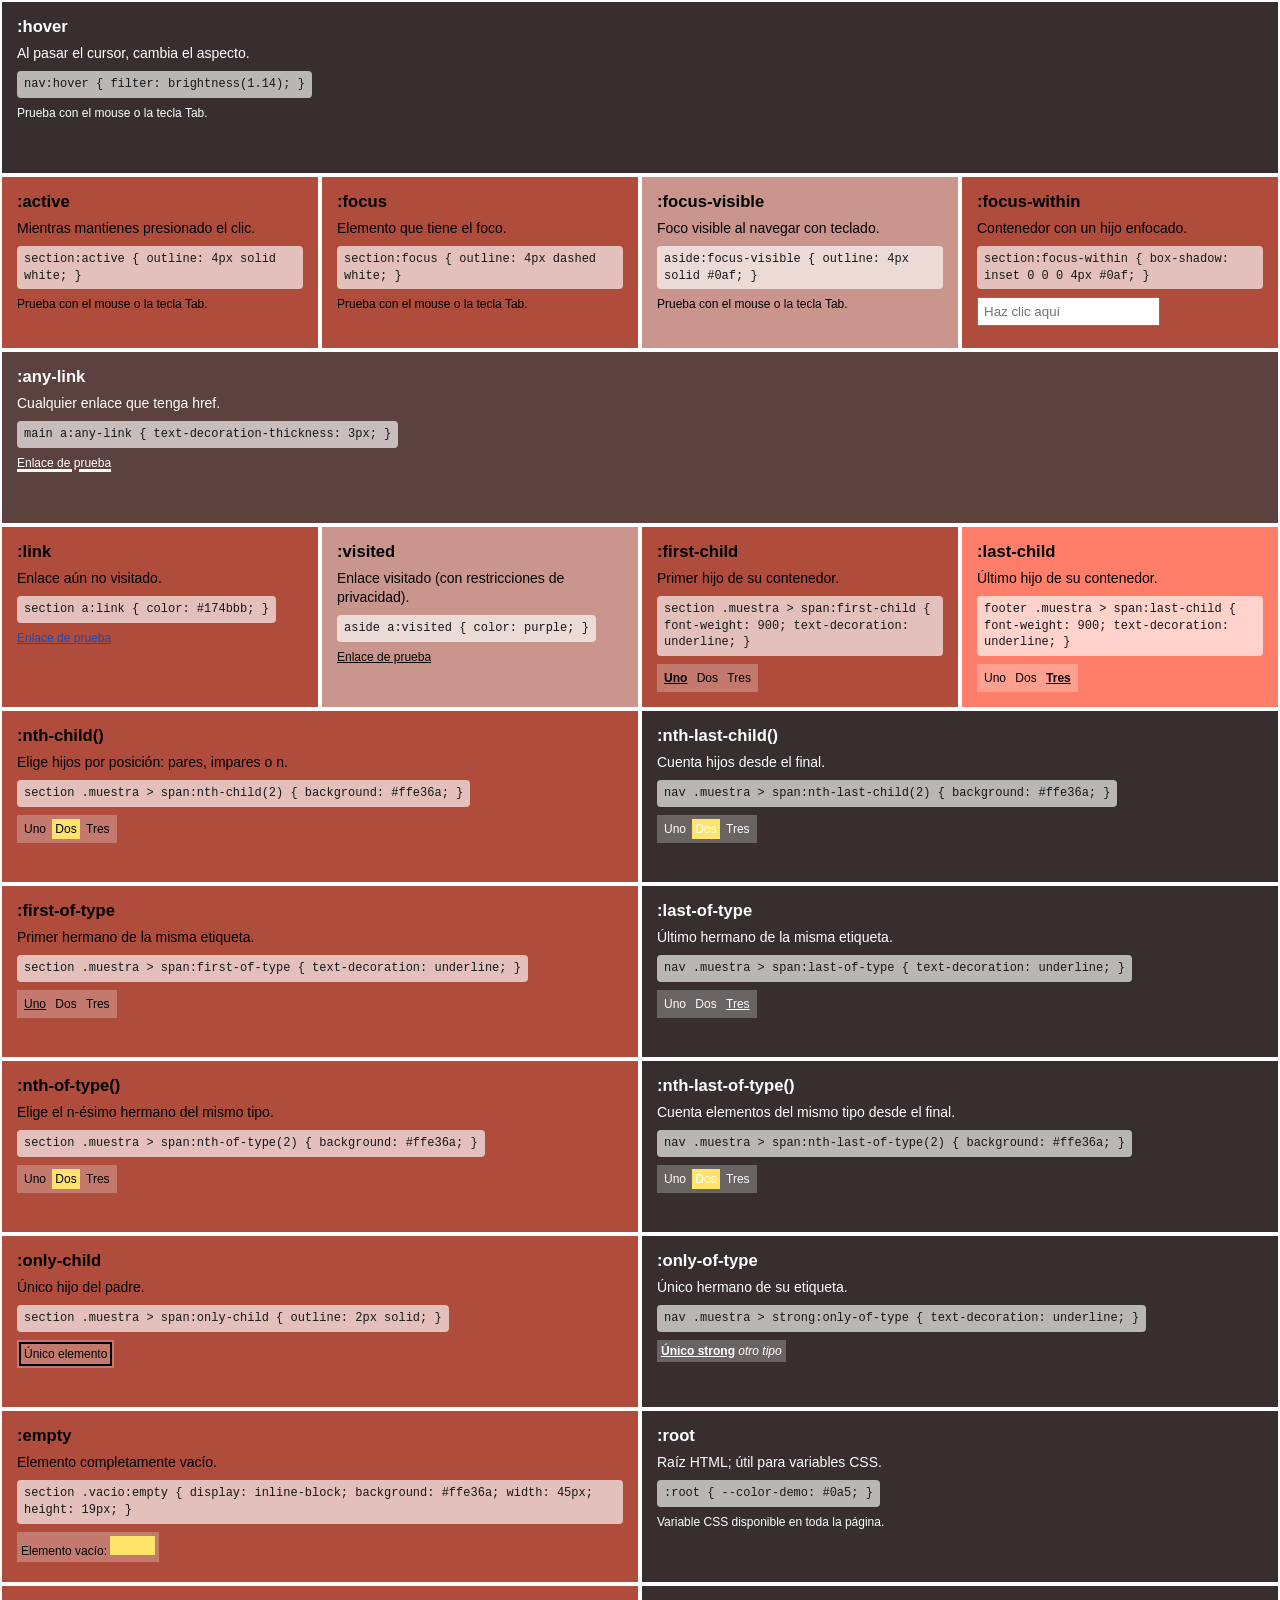
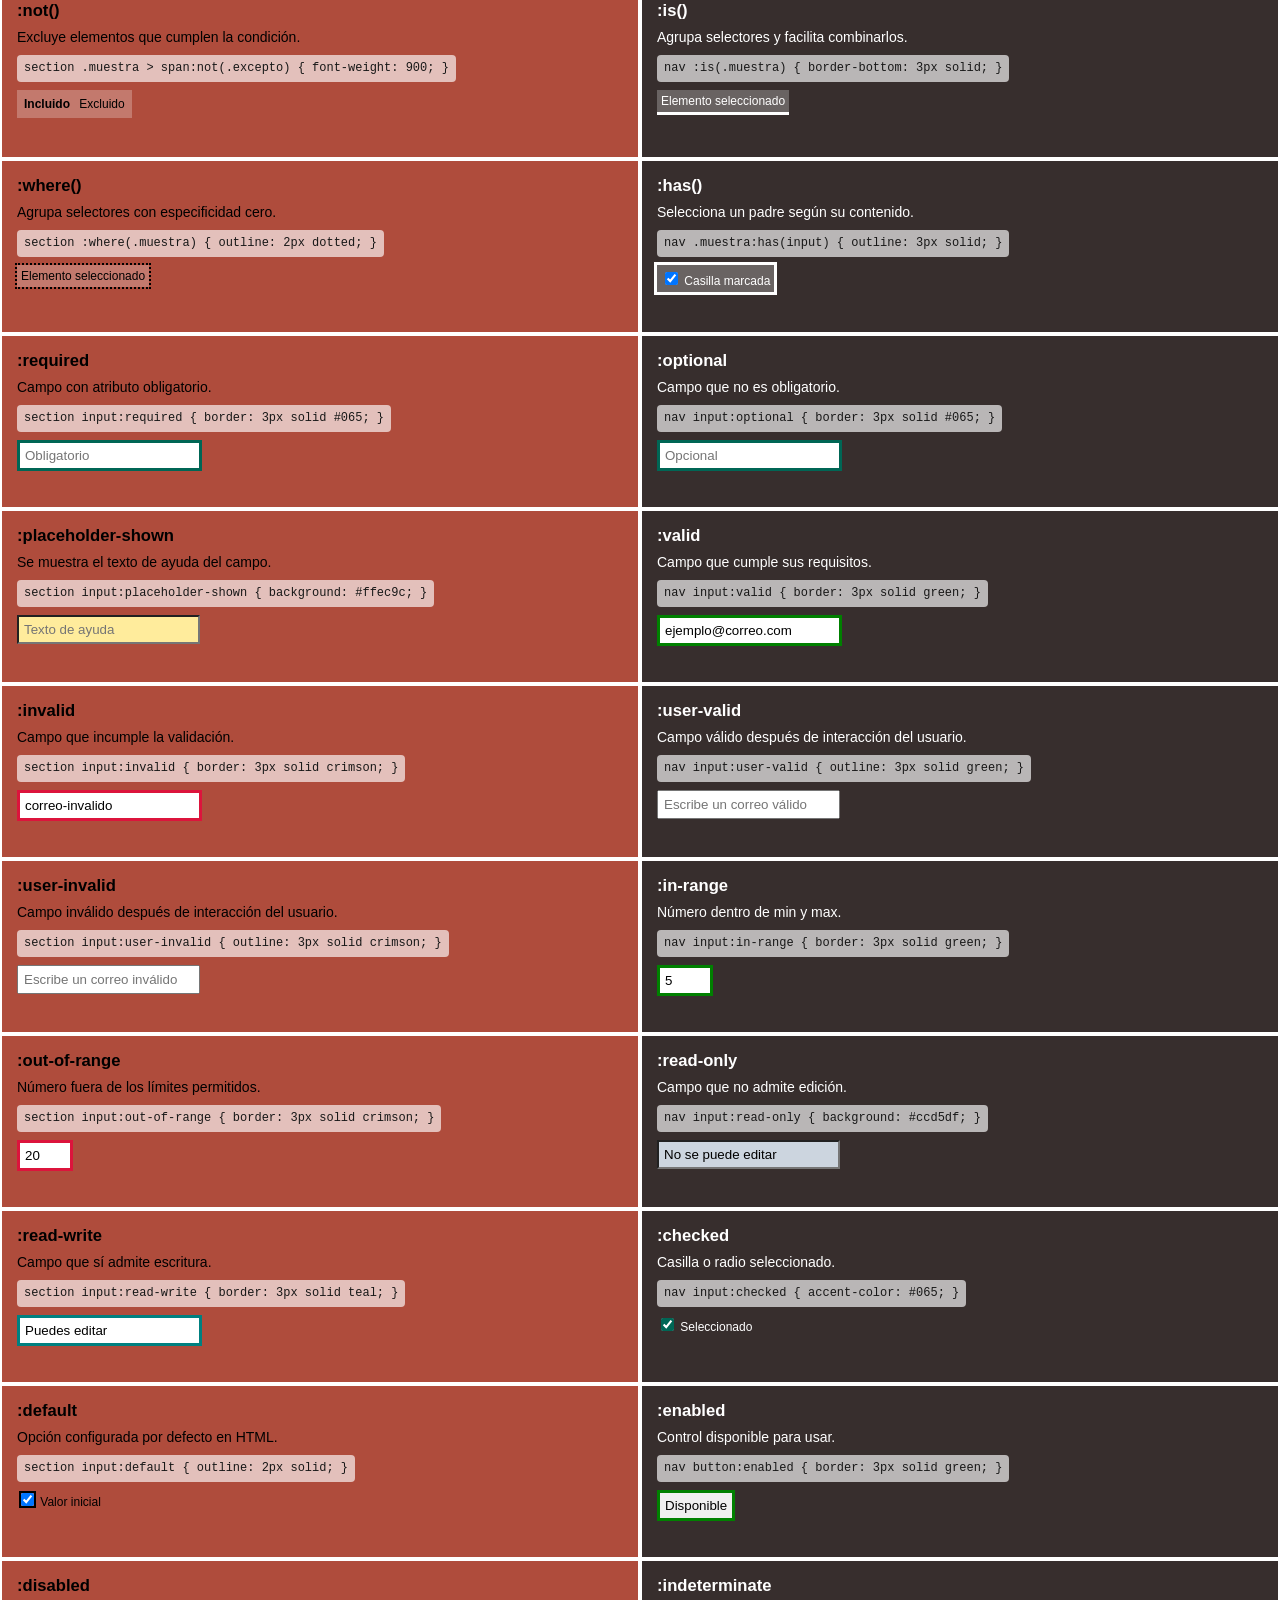
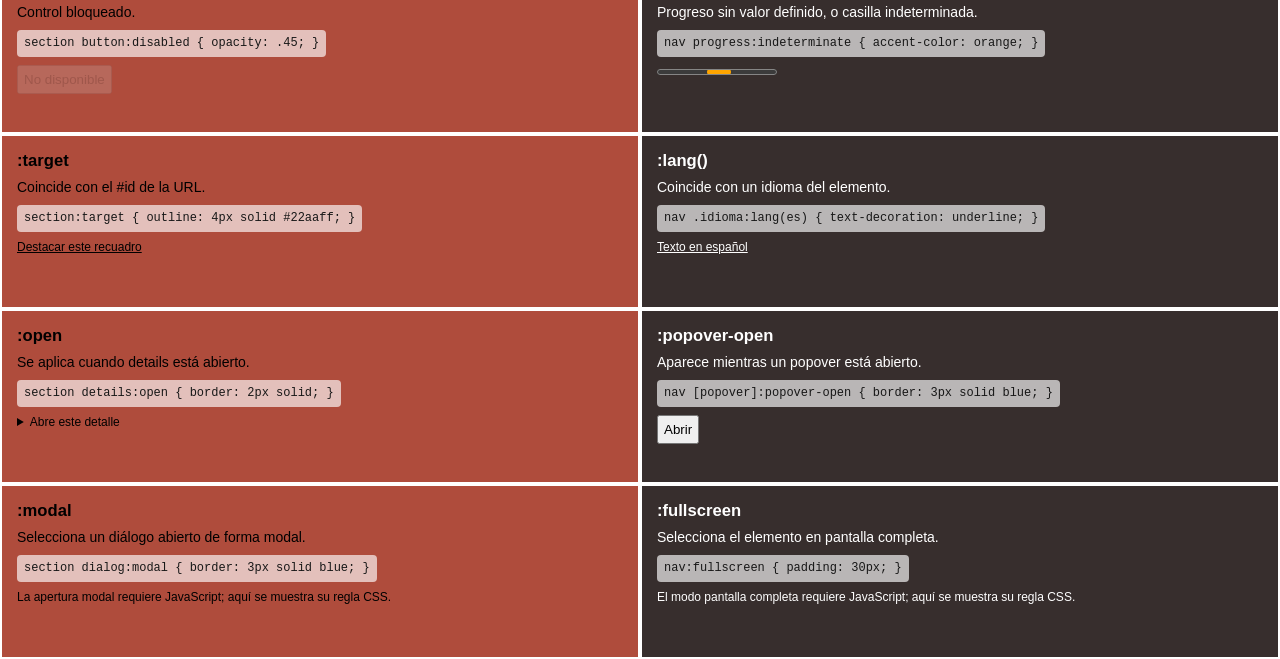
<file: Myfirstwebsite-2/index.html>
<!DOCTYPE html>

<html lang="es">
<head>
<meta charset="utf-8"/>
<meta content="width=device-width, initial-scale=1.0" name="viewport"/>
<title>Mi Primera Pagina Web - 2</title>
<link href="index.css" rel="stylesheet"/>
</head>
<body>
<div class="container-fluid">
<div class="row">
<nav class="col-6 col-md-4 col-xl-12 altura" id="ejemplo-1"><h2 class="bloque-titulo">:hover</h2><p class="bloque-texto">Al pasar el cursor, cambia el aspecto.</p><code class="bloque-ejemplo">nav:hover { filter: brightness(1.14); }</code><div class="bloque-demo"><small>Prueba con el mouse o la tecla Tab.</small></div></nav>
<section class="col-6 col-md-4 col-xl-3 altura" id="ejemplo-2"><h2 class="bloque-titulo">:active</h2><p class="bloque-texto">Mientras mantienes presionado el clic.</p><code class="bloque-ejemplo">section:active { outline: 4px solid white; }</code><div class="bloque-demo"><small>Prueba con el mouse o la tecla Tab.</small></div></section>
<section class="col-12 col-md-4 col-xl-3 altura" id="ejemplo-3" tabindex="0"><h2 class="bloque-titulo">:focus</h2><p class="bloque-texto">Elemento que tiene el foco.</p><code class="bloque-ejemplo">section:focus { outline: 4px dashed white; }</code><div class="bloque-demo"><small>Prueba con el mouse o la tecla Tab.</small></div></section>
<aside class="col-6 col-md-6 col-xl-3 altura" id="ejemplo-4" tabindex="0"><h2 class="bloque-titulo">:focus-visible</h2><p class="bloque-texto">Foco visible al navegar con teclado.</p><code class="bloque-ejemplo">aside:focus-visible { outline: 4px solid #0af; }</code><div class="bloque-demo"><small>Prueba con el mouse o la tecla Tab.</small></div></aside>
<section class="col-6 col-md-6 col-xl-3 altura" id="ejemplo-5"><h2 class="bloque-titulo">:focus-within</h2><p class="bloque-texto">Contenedor con un hijo enfocado.</p><code class="bloque-ejemplo">section:focus-within { box-shadow: inset 0 0 0 4px #0af; }</code><div class="bloque-demo"><input aria-label="Escribe aquí" placeholder="Haz clic aquí"/></div></section>
<main class="col-12 col-md-4 col-xl-12 altura" id="ejemplo-6"><h2 class="bloque-titulo">:any-link</h2><p class="bloque-texto">Cualquier enlace que tenga href.</p><code class="bloque-ejemplo">main a:any-link { text-decoration-thickness: 3px; }</code><div class="bloque-demo"><a href="#ejemplo-6">Enlace de prueba</a></div></main>
<section class="col-6 col-md-4 col-xl-3 altura" id="ejemplo-7"><h2 class="bloque-titulo">:link</h2><p class="bloque-texto">Enlace aún no visitado.</p><code class="bloque-ejemplo">section a:link { color: #174bbb; }</code><div class="bloque-demo"><a href="#ejemplo-7">Enlace de prueba</a></div></section>
<aside class="col-6 col-md-4 col-xl-3 altura" id="ejemplo-8"><h2 class="bloque-titulo">:visited</h2><p class="bloque-texto">Enlace visitado (con restricciones de privacidad).</p><code class="bloque-ejemplo">aside a:visited { color: purple; }</code><div class="bloque-demo"><a href="#ejemplo-8">Enlace de prueba</a></div></aside>
<section class="col-12 col-md-6 col-xl-3 altura" id="ejemplo-9"><h2 class="bloque-titulo">:first-child</h2><p class="bloque-texto">Primer hijo de su contenedor.</p><code class="bloque-ejemplo">section .muestra &gt; span:first-child { font-weight: 900; text-decoration: underline; }</code><div class="bloque-demo"><div class="muestra"><span>Uno</span> <span>Dos</span> <span>Tres</span></div></div></section>
<footer class="col-12 col-md-6 col-xl-3 altura" id="ejemplo-10"><h2 class="bloque-titulo">:last-child</h2><p class="bloque-texto">Último hijo de su contenedor.</p><code class="bloque-ejemplo">footer .muestra &gt; span:last-child { font-weight: 900; text-decoration: underline; }</code><div class="bloque-demo"><div class="muestra"><span>Uno</span> <span>Dos</span> <span>Tres</span></div></div></footer>
</div>
<div class="row"><section class="col-6 col-md-6 col-xl-6 altura" id="ejemplo-11"><h2 class="bloque-titulo">:nth-child()</h2><p class="bloque-texto">Elige hijos por posición: pares, impares o n.</p><code class="bloque-ejemplo">section .muestra &gt; span:nth-child(2) { background: #ffe36a; }</code><div class="bloque-demo"><div class="muestra"><span>Uno</span> <span>Dos</span> <span>Tres</span></div></div></section><nav class="col-6 col-md-6 col-xl-6 altura" id="ejemplo-12"><h2 class="bloque-titulo">:nth-last-child()</h2><p class="bloque-texto">Cuenta hijos desde el final.</p><code class="bloque-ejemplo">nav .muestra &gt; span:nth-last-child(2) { background: #ffe36a; }</code><div class="bloque-demo"><div class="muestra"><span>Uno</span> <span>Dos</span> <span>Tres</span></div></div></nav></div><div class="row"><section class="col-6 col-md-6 col-xl-6 altura" id="ejemplo-13"><h2 class="bloque-titulo">:first-of-type</h2><p class="bloque-texto">Primer hermano de la misma etiqueta.</p><code class="bloque-ejemplo">section .muestra &gt; span:first-of-type { text-decoration: underline; }</code><div class="bloque-demo"><div class="muestra"><span>Uno</span> <span>Dos</span> <span>Tres</span></div></div></section><nav class="col-6 col-md-6 col-xl-6 altura" id="ejemplo-14"><h2 class="bloque-titulo">:last-of-type</h2><p class="bloque-texto">Último hermano de la misma etiqueta.</p><code class="bloque-ejemplo">nav .muestra &gt; span:last-of-type { text-decoration: underline; }</code><div class="bloque-demo"><div class="muestra"><span>Uno</span> <span>Dos</span> <span>Tres</span></div></div></nav></div><div class="row"><section class="col-6 col-md-6 col-xl-6 altura" id="ejemplo-15"><h2 class="bloque-titulo">:nth-of-type()</h2><p class="bloque-texto">Elige el n-ésimo hermano del mismo tipo.</p><code class="bloque-ejemplo">section .muestra &gt; span:nth-of-type(2) { background: #ffe36a; }</code><div class="bloque-demo"><div class="muestra"><span>Uno</span> <span>Dos</span> <span>Tres</span></div></div></section><nav class="col-6 col-md-6 col-xl-6 altura" id="ejemplo-16"><h2 class="bloque-titulo">:nth-last-of-type()</h2><p class="bloque-texto">Cuenta elementos del mismo tipo desde el final.</p><code class="bloque-ejemplo">nav .muestra &gt; span:nth-last-of-type(2) { background: #ffe36a; }</code><div class="bloque-demo"><div class="muestra"><span>Uno</span> <span>Dos</span> <span>Tres</span></div></div></nav></div><div class="row"><section class="col-6 col-md-6 col-xl-6 altura" id="ejemplo-17"><h2 class="bloque-titulo">:only-child</h2><p class="bloque-texto">Único hijo del padre.</p><code class="bloque-ejemplo">section .muestra &gt; span:only-child { outline: 2px solid; }</code><div class="bloque-demo"><div class="muestra"><span>Único elemento</span></div></div></section><nav class="col-6 col-md-6 col-xl-6 altura" id="ejemplo-18"><h2 class="bloque-titulo">:only-of-type</h2><p class="bloque-texto">Único hermano de su etiqueta.</p><code class="bloque-ejemplo">nav .muestra &gt; strong:only-of-type { text-decoration: underline; }</code><div class="bloque-demo"><div class="muestra"><strong>Único strong</strong> <em>otro tipo</em></div></div></nav></div><div class="row"><section class="col-6 col-md-6 col-xl-6 altura" id="ejemplo-19"><h2 class="bloque-titulo">:empty</h2><p class="bloque-texto">Elemento completamente vacío.</p><code class="bloque-ejemplo">section .vacio:empty { display: inline-block; background: #ffe36a; width: 45px; height: 19px; }</code><div class="bloque-demo"><div class="muestra">Elemento vacío: <span class="vacio"></span></div></div></section><nav class="col-6 col-md-6 col-xl-6 altura" id="ejemplo-20"><h2 class="bloque-titulo">:root</h2><p class="bloque-texto">Raíz HTML; útil para variables CSS.</p><code class="bloque-ejemplo">:root { --color-demo: #0a5; }</code><div class="bloque-demo"><small>Variable CSS disponible en toda la página.</small></div></nav></div><div class="row"><section class="col-6 col-md-6 col-xl-6 altura" id="ejemplo-21"><h2 class="bloque-titulo">:not()</h2><p class="bloque-texto">Excluye elementos que cumplen la condición.</p><code class="bloque-ejemplo">section .muestra &gt; span:not(.excepto) { font-weight: 900; }</code><div class="bloque-demo"><div class="muestra"><span>Incluido</span> <span class="excepto">Excluido</span></div></div></section><nav class="col-6 col-md-6 col-xl-6 altura" id="ejemplo-22"><h2 class="bloque-titulo">:is()</h2><p class="bloque-texto">Agrupa selectores y facilita combinarlos.</p><code class="bloque-ejemplo">nav :is(.muestra) { border-bottom: 3px solid; }</code><div class="bloque-demo"><div class="muestra">Elemento seleccionado</div></div></nav></div><div class="row"><section class="col-6 col-md-6 col-xl-6 altura" id="ejemplo-23"><h2 class="bloque-titulo">:where()</h2><p class="bloque-texto">Agrupa selectores con especificidad cero.</p><code class="bloque-ejemplo">section :where(.muestra) { outline: 2px dotted; }</code><div class="bloque-demo"><div class="muestra">Elemento seleccionado</div></div></section><nav class="col-6 col-md-6 col-xl-6 altura" id="ejemplo-24"><h2 class="bloque-titulo">:has()</h2><p class="bloque-texto">Selecciona un padre según su contenido.</p><code class="bloque-ejemplo">nav .muestra:has(input) { outline: 3px solid; }</code><div class="bloque-demo"><div class="muestra"><label><input checked="" type="checkbox"/> Casilla marcada</label></div></div></nav></div><div class="row"><section class="col-6 col-md-6 col-xl-6 altura" id="ejemplo-25"><h2 class="bloque-titulo">:required</h2><p class="bloque-texto">Campo con atributo obligatorio.</p><code class="bloque-ejemplo">section input:required { border: 3px solid #065; }</code><div class="bloque-demo"><input placeholder="Obligatorio" required=""/></div></section><nav class="col-6 col-md-6 col-xl-6 altura" id="ejemplo-26"><h2 class="bloque-titulo">:optional</h2><p class="bloque-texto">Campo que no es obligatorio.</p><code class="bloque-ejemplo">nav input:optional { border: 3px solid #065; }</code><div class="bloque-demo"><input placeholder="Opcional"/></div></nav></div><div class="row"><section class="col-6 col-md-6 col-xl-6 altura" id="ejemplo-27"><h2 class="bloque-titulo">:placeholder-shown</h2><p class="bloque-texto">Se muestra el texto de ayuda del campo.</p><code class="bloque-ejemplo">section input:placeholder-shown { background: #ffec9c; }</code><div class="bloque-demo"><input placeholder="Texto de ayuda"/></div></section><nav class="col-6 col-md-6 col-xl-6 altura" id="ejemplo-28"><h2 class="bloque-titulo">:valid</h2><p class="bloque-texto">Campo que cumple sus requisitos.</p><code class="bloque-ejemplo">nav input:valid { border: 3px solid green; }</code><div class="bloque-demo"><input type="email" value="ejemplo@correo.com"/></div></nav></div><div class="row"><section class="col-6 col-md-6 col-xl-6 altura" id="ejemplo-29"><h2 class="bloque-titulo">:invalid</h2><p class="bloque-texto">Campo que incumple la validación.</p><code class="bloque-ejemplo">section input:invalid { border: 3px solid crimson; }</code><div class="bloque-demo"><input type="email" value="correo-invalido"/></div></section><nav class="col-6 col-md-6 col-xl-6 altura" id="ejemplo-30"><h2 class="bloque-titulo">:user-valid</h2><p class="bloque-texto">Campo válido después de interacción del usuario.</p><code class="bloque-ejemplo">nav input:user-valid { outline: 3px solid green; }</code><div class="bloque-demo"><input placeholder="Escribe un correo válido" required="" type="email"/></div></nav></div><div class="row"><section class="col-6 col-md-6 col-xl-6 altura" id="ejemplo-31"><h2 class="bloque-titulo">:user-invalid</h2><p class="bloque-texto">Campo inválido después de interacción del usuario.</p><code class="bloque-ejemplo">section input:user-invalid { outline: 3px solid crimson; }</code><div class="bloque-demo"><input placeholder="Escribe un correo inválido" required="" type="email"/></div></section><nav class="col-6 col-md-6 col-xl-6 altura" id="ejemplo-32"><h2 class="bloque-titulo">:in-range</h2><p class="bloque-texto">Número dentro de min y max.</p><code class="bloque-ejemplo">nav input:in-range { border: 3px solid green; }</code><div class="bloque-demo"><input max="10" min="1" type="number" value="5"/></div></nav></div><div class="row"><section class="col-6 col-md-6 col-xl-6 altura" id="ejemplo-33"><h2 class="bloque-titulo">:out-of-range</h2><p class="bloque-texto">Número fuera de los límites permitidos.</p><code class="bloque-ejemplo">section input:out-of-range { border: 3px solid crimson; }</code><div class="bloque-demo"><input max="10" min="1" type="number" value="20"/></div></section><nav class="col-6 col-md-6 col-xl-6 altura" id="ejemplo-34"><h2 class="bloque-titulo">:read-only</h2><p class="bloque-texto">Campo que no admite edición.</p><code class="bloque-ejemplo">nav input:read-only { background: #ccd5df; }</code><div class="bloque-demo"><input readonly="" value="No se puede editar"/></div></nav></div><div class="row"><section class="col-6 col-md-6 col-xl-6 altura" id="ejemplo-35"><h2 class="bloque-titulo">:read-write</h2><p class="bloque-texto">Campo que sí admite escritura.</p><code class="bloque-ejemplo">section input:read-write { border: 3px solid teal; }</code><div class="bloque-demo"><input value="Puedes editar"/></div></section><nav class="col-6 col-md-6 col-xl-6 altura" id="ejemplo-36"><h2 class="bloque-titulo">:checked</h2><p class="bloque-texto">Casilla o radio seleccionado.</p><code class="bloque-ejemplo">nav input:checked { accent-color: #065; }</code><div class="bloque-demo"><label><input checked="" type="checkbox"/> Seleccionado</label></div></nav></div><div class="row"><section class="col-6 col-md-6 col-xl-6 altura" id="ejemplo-37"><h2 class="bloque-titulo">:default</h2><p class="bloque-texto">Opción configurada por defecto en HTML.</p><code class="bloque-ejemplo">section input:default { outline: 2px solid; }</code><div class="bloque-demo"><label><input checked="" type="checkbox"/> Valor inicial</label></div></section><nav class="col-6 col-md-6 col-xl-6 altura" id="ejemplo-38"><h2 class="bloque-titulo">:enabled</h2><p class="bloque-texto">Control disponible para usar.</p><code class="bloque-ejemplo">nav button:enabled { border: 3px solid green; }</code><div class="bloque-demo"><button type="button">Disponible</button></div></nav></div><div class="row"><section class="col-6 col-md-6 col-xl-6 altura" id="ejemplo-39"><h2 class="bloque-titulo">:disabled</h2><p class="bloque-texto">Control bloqueado.</p><code class="bloque-ejemplo">section button:disabled { opacity: .45; }</code><div class="bloque-demo"><button disabled="" type="button">No disponible</button></div></section><nav class="col-6 col-md-6 col-xl-6 altura" id="ejemplo-40"><h2 class="bloque-titulo">:indeterminate</h2><p class="bloque-texto">Progreso sin valor definido, o casilla indeterminada.</p><code class="bloque-ejemplo">nav progress:indeterminate { accent-color: orange; }</code><div class="bloque-demo"><progress max="100">Cargando</progress></div></nav></div><div class="row"><section class="col-6 col-md-6 col-xl-6 altura" id="ejemplo-41"><h2 class="bloque-titulo">:target</h2><p class="bloque-texto">Coincide con el #id de la URL.</p><code class="bloque-ejemplo">section:target { outline: 4px solid #22aaff; }</code><div class="bloque-demo"><a href="#ejemplo-41">Destacar este recuadro</a></div></section><nav class="col-6 col-md-6 col-xl-6 altura" id="ejemplo-42"><h2 class="bloque-titulo">:lang()</h2><p class="bloque-texto">Coincide con un idioma del elemento.</p><code class="bloque-ejemplo">nav .idioma:lang(es) { text-decoration: underline; }</code><div class="bloque-demo"><span class="idioma" lang="es">Texto en español</span></div></nav></div><div class="row"><section class="col-6 col-md-6 col-xl-6 altura" id="ejemplo-43"><h2 class="bloque-titulo">:open</h2><p class="bloque-texto">Se aplica cuando details está abierto.</p><code class="bloque-ejemplo">section details:open { border: 2px solid; }</code><div class="bloque-demo"><details><summary>Abre este detalle</summary>Contenido visible.</details></div></section><nav class="col-6 col-md-6 col-xl-6 altura" id="ejemplo-44"><h2 class="bloque-titulo">:popover-open</h2><p class="bloque-texto">Aparece mientras un popover está abierto.</p><code class="bloque-ejemplo">nav [popover]:popover-open { border: 3px solid blue; }</code><div class="bloque-demo"><button popovertarget="pop-44" type="button">Abrir</button><div id="pop-44" popover="">Ejemplo popover</div></div></nav></div><div class="row"><section class="col-6 col-md-6 col-xl-6 altura" id="ejemplo-45"><h2 class="bloque-titulo">:modal</h2><p class="bloque-texto">Selecciona un diálogo abierto de forma modal.</p><code class="bloque-ejemplo">section dialog:modal { border: 3px solid blue; }</code><div class="bloque-demo"><small>La apertura modal requiere JavaScript; aquí se muestra su regla CSS.</small></div></section><nav class="col-6 col-md-6 col-xl-6 altura" id="ejemplo-46"><h2 class="bloque-titulo">:fullscreen</h2><p class="bloque-texto">Selecciona el elemento en pantalla completa.</p><code class="bloque-ejemplo">nav:fullscreen { padding: 30px; }</code><div class="bloque-demo"><small>El modo pantalla completa requiere JavaScript; aquí se muestra su regla CSS.</small></div></nav></div></div>
</body>
</html>
</file>
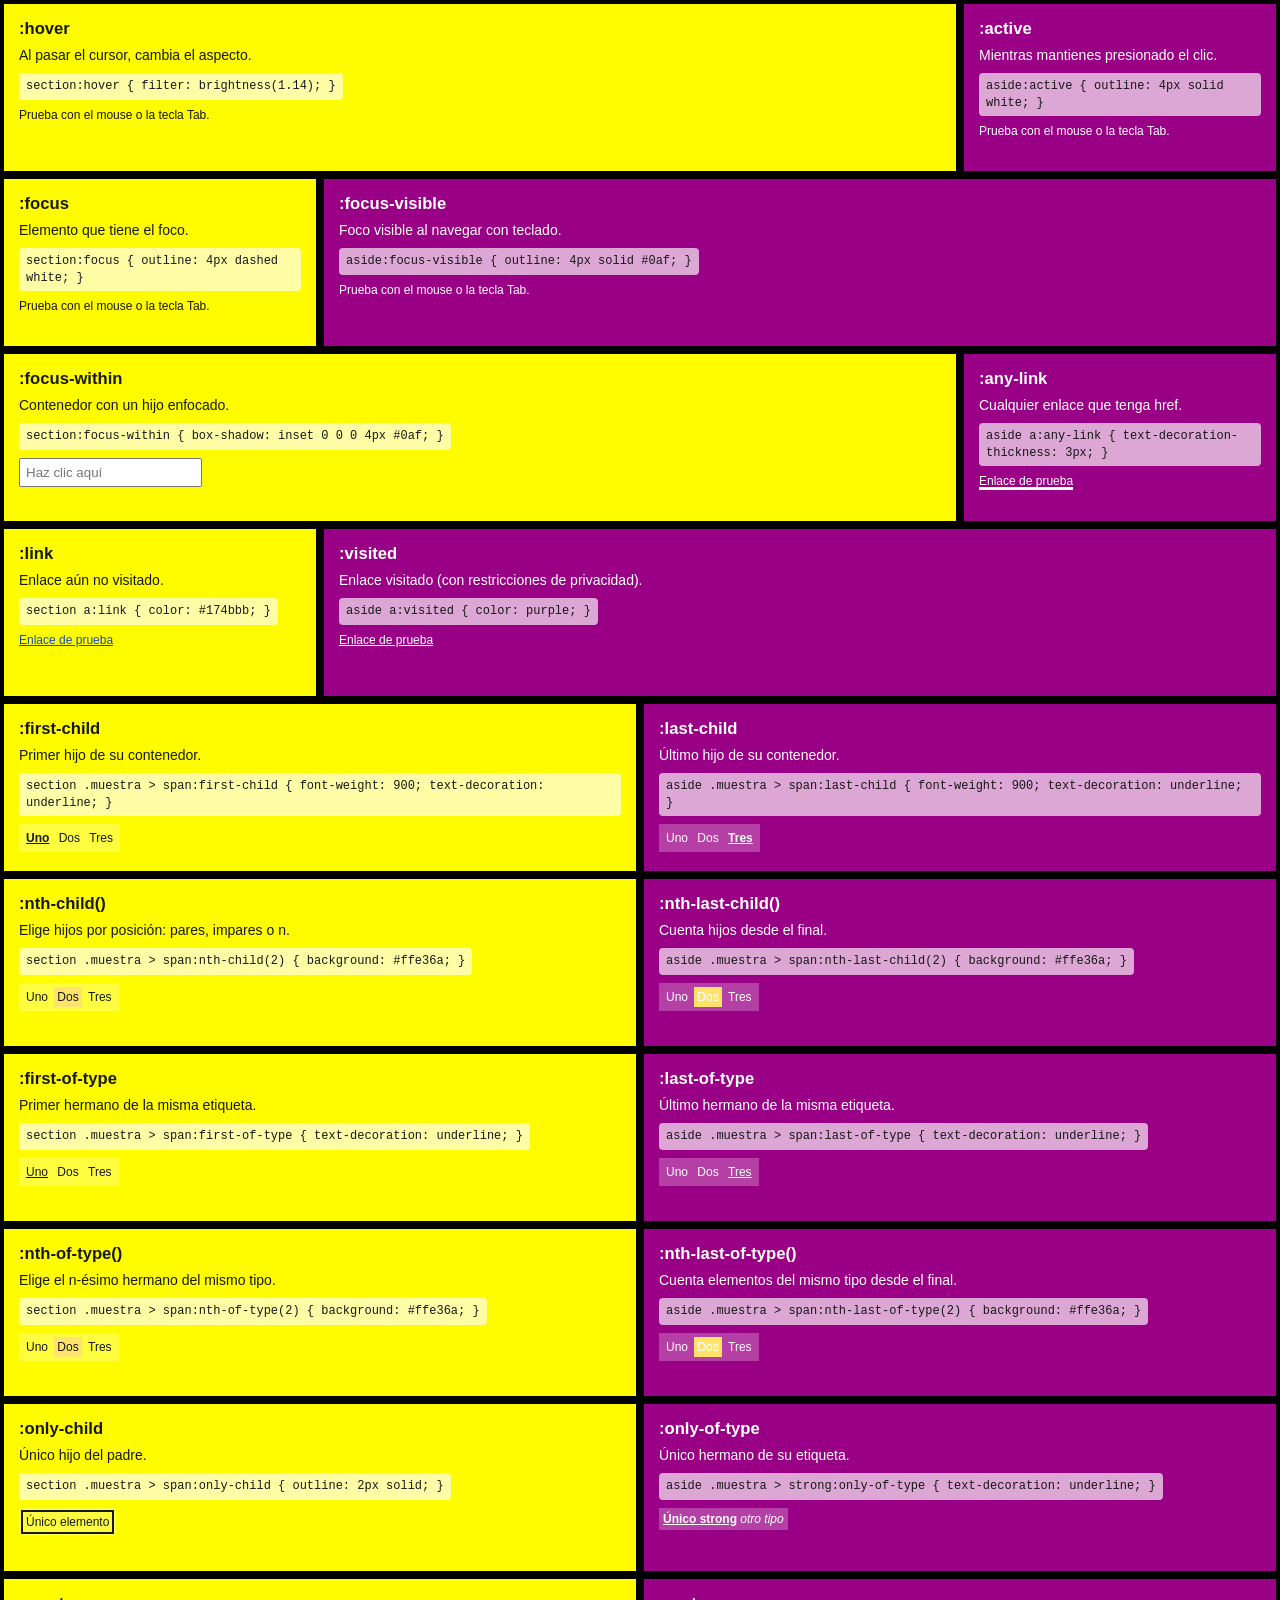
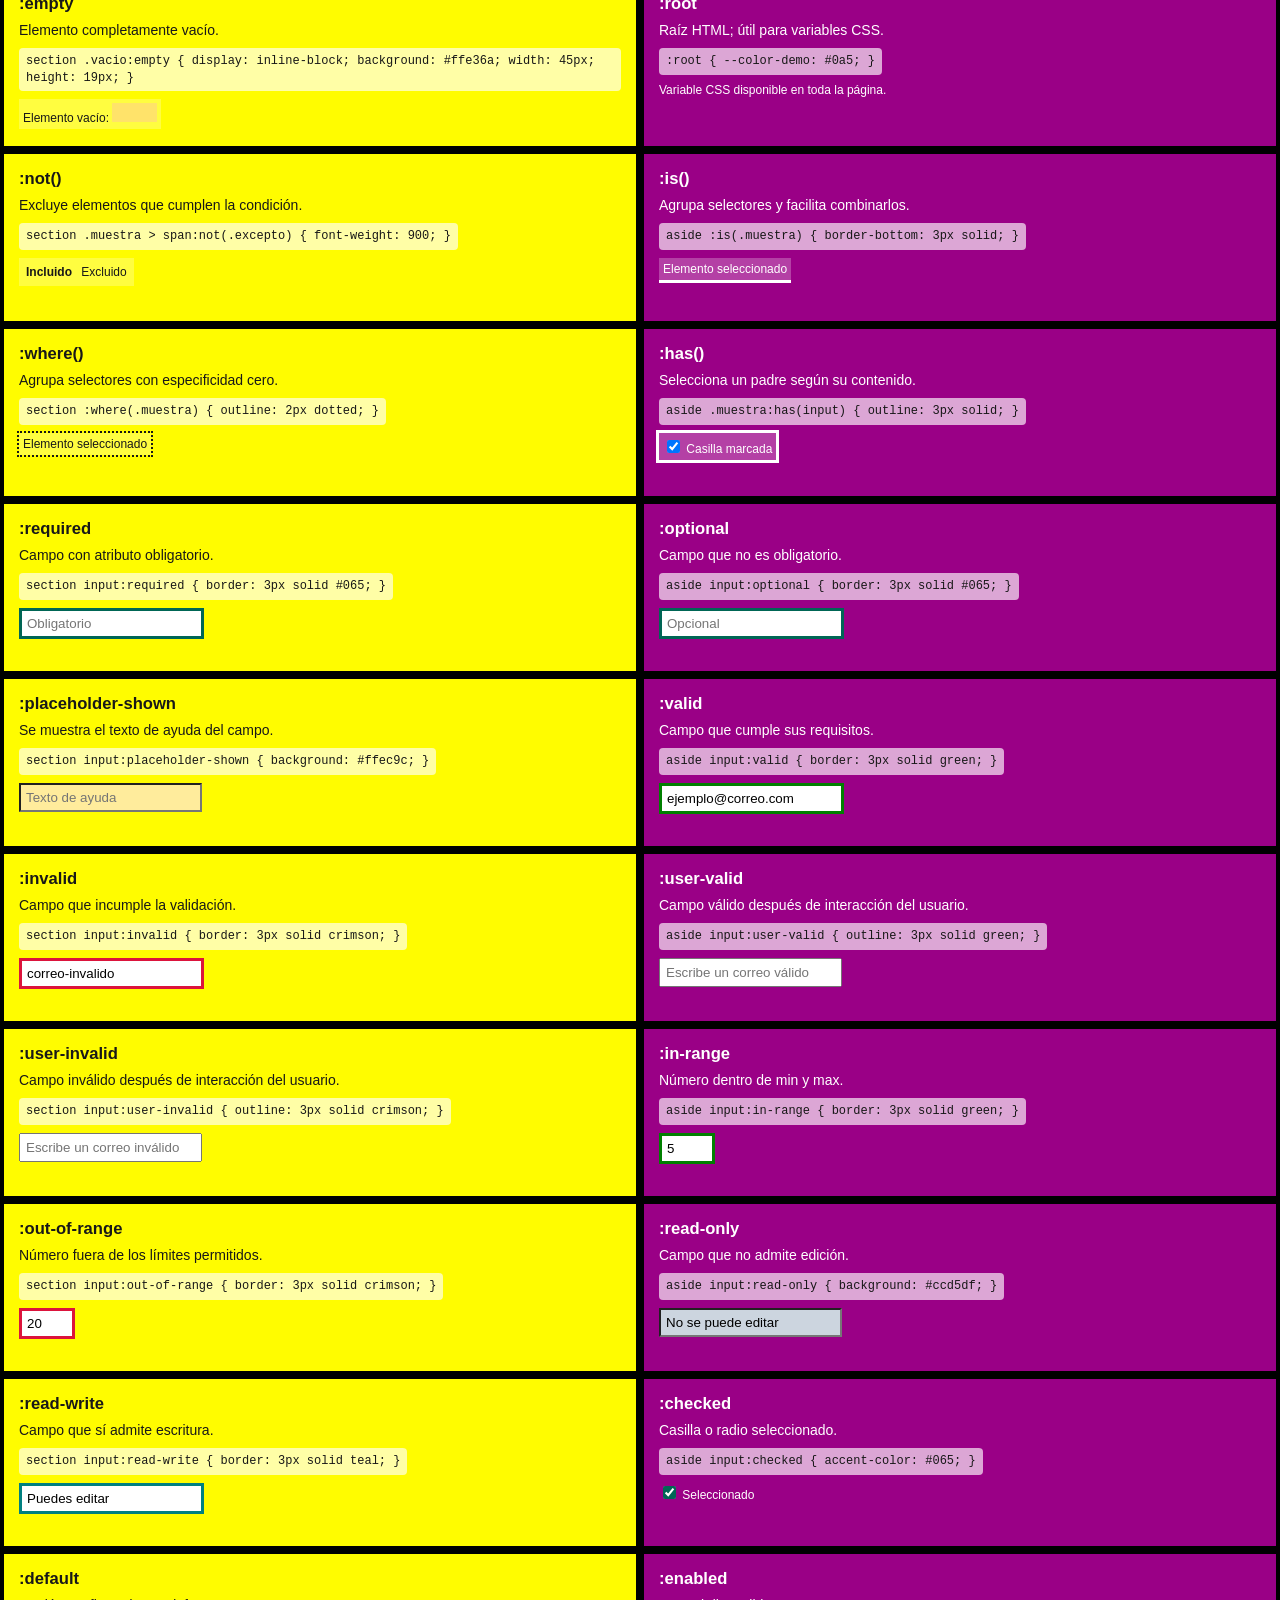
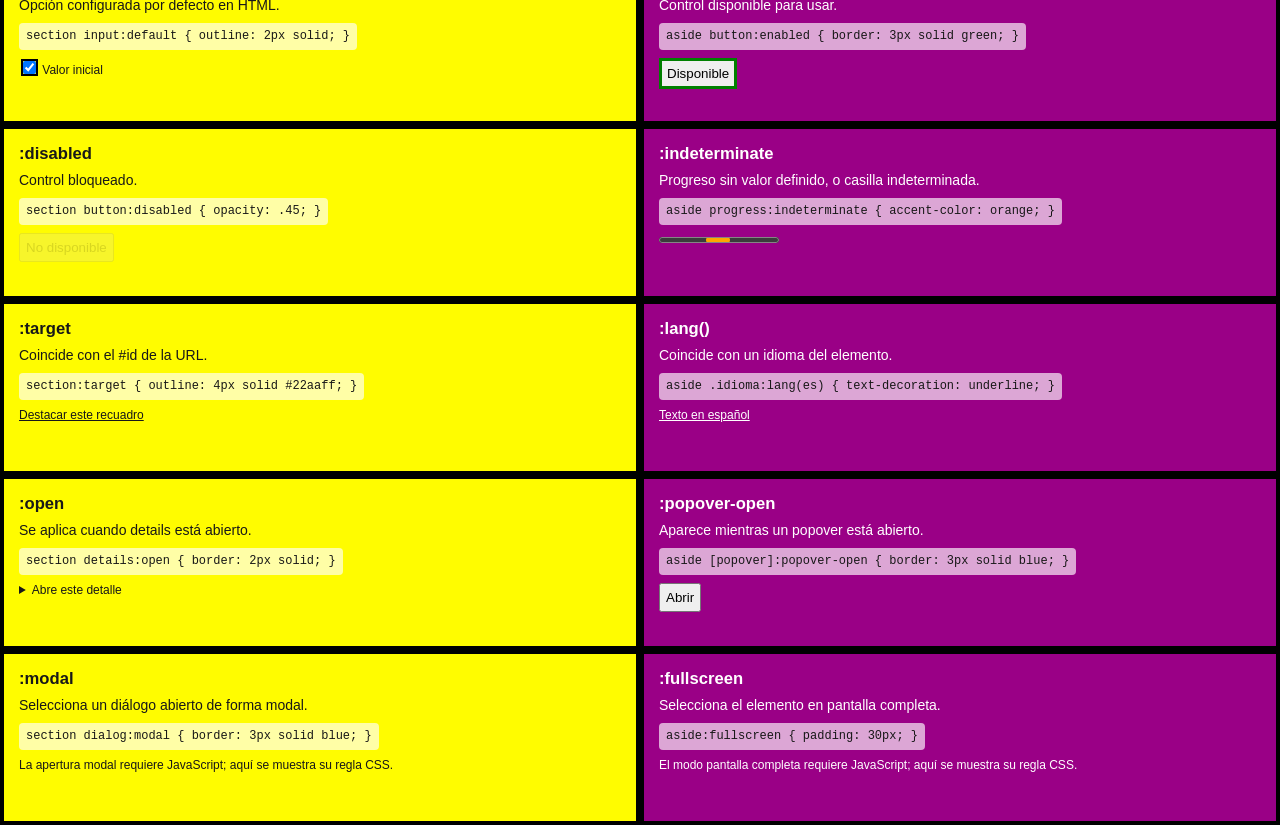
<file: Myfirstwebsite-3/index.html>
<!DOCTYPE html>

<html lang="es">
<head>
<meta charset="utf-8"/>
<meta content="width=device-width, initial-scale=1.0" name="viewport"/>
<title>Mi Primera Pagina Web - 3</title>
<link href="index.css" rel="stylesheet"/>
</head>
<body>
<div class="container-fluid">
<div class="row">
<section class="col-6 col-md-3 col-xl-9 altura" id="ejemplo-1"><h2 class="bloque-titulo">:hover</h2><p class="bloque-texto">Al pasar el cursor, cambia el aspecto.</p><code class="bloque-ejemplo">section:hover { filter: brightness(1.14); }</code><div class="bloque-demo"><small>Prueba con el mouse o la tecla Tab.</small></div></section>
<aside class="col-6 col-md-9 col-xl-3 altura" id="ejemplo-2"><h2 class="bloque-titulo">:active</h2><p class="bloque-texto">Mientras mantienes presionado el clic.</p><code class="bloque-ejemplo">aside:active { outline: 4px solid white; }</code><div class="bloque-demo"><small>Prueba con el mouse o la tecla Tab.</small></div></aside>
</div>
<div class="row">
<section class="col-6 col-md-4 col-xl-3 altura" id="ejemplo-3" tabindex="0"><h2 class="bloque-titulo">:focus</h2><p class="bloque-texto">Elemento que tiene el foco.</p><code class="bloque-ejemplo">section:focus { outline: 4px dashed white; }</code><div class="bloque-demo"><small>Prueba con el mouse o la tecla Tab.</small></div></section>
<aside class="col-6 col-md-8 col-xl-9 altura" id="ejemplo-4" tabindex="0"><h2 class="bloque-titulo">:focus-visible</h2><p class="bloque-texto">Foco visible al navegar con teclado.</p><code class="bloque-ejemplo">aside:focus-visible { outline: 4px solid #0af; }</code><div class="bloque-demo"><small>Prueba con el mouse o la tecla Tab.</small></div></aside>
</div>
<div class="row">
<section class="col-6 col-md-6 col-xl-9 altura" id="ejemplo-5"><h2 class="bloque-titulo">:focus-within</h2><p class="bloque-texto">Contenedor con un hijo enfocado.</p><code class="bloque-ejemplo">section:focus-within { box-shadow: inset 0 0 0 4px #0af; }</code><div class="bloque-demo"><input aria-label="Escribe aquí" placeholder="Haz clic aquí"/></div></section>
<aside class="col-6 col-md-6 col-xl-3 altura" id="ejemplo-6"><h2 class="bloque-titulo">:any-link</h2><p class="bloque-texto">Cualquier enlace que tenga href.</p><code class="bloque-ejemplo">aside a:any-link { text-decoration-thickness: 3px; }</code><div class="bloque-demo"><a href="#ejemplo-6">Enlace de prueba</a></div></aside>
</div>
<div class="row">
<section class="col-12 col-md-4 col-xl-3 order-2 order-md-1 altura" id="ejemplo-7"><h2 class="bloque-titulo">:link</h2><p class="bloque-texto">Enlace aún no visitado.</p><code class="bloque-ejemplo">section a:link { color: #174bbb; }</code><div class="bloque-demo"><a href="#ejemplo-7">Enlace de prueba</a></div></section>
<aside class="col-12 col-md-8 col-xl-9 order-1 order-md-2 altura" id="ejemplo-8"><h2 class="bloque-titulo">:visited</h2><p class="bloque-texto">Enlace visitado (con restricciones de privacidad).</p><code class="bloque-ejemplo">aside a:visited { color: purple; }</code><div class="bloque-demo"><a href="#ejemplo-8">Enlace de prueba</a></div></aside>
</div>
<div class="row">
<section class="col-6 col-md-3 col-xl-6 altura" id="ejemplo-9"><h2 class="bloque-titulo">:first-child</h2><p class="bloque-texto">Primer hijo de su contenedor.</p><code class="bloque-ejemplo">section .muestra &gt; span:first-child { font-weight: 900; text-decoration: underline; }</code><div class="bloque-demo"><div class="muestra"><span>Uno</span> <span>Dos</span> <span>Tres</span></div></div></section>
<aside class="col-6 col-md-9 col-xl-6 altura" id="ejemplo-10"><h2 class="bloque-titulo">:last-child</h2><p class="bloque-texto">Último hijo de su contenedor.</p><code class="bloque-ejemplo">aside .muestra &gt; span:last-child { font-weight: 900; text-decoration: underline; }</code><div class="bloque-demo"><div class="muestra"><span>Uno</span> <span>Dos</span> <span>Tres</span></div></div></aside>
</div>
<div class="row"><section class="col-6 col-md-6 col-xl-6 altura" id="ejemplo-11"><h2 class="bloque-titulo">:nth-child()</h2><p class="bloque-texto">Elige hijos por posición: pares, impares o n.</p><code class="bloque-ejemplo">section .muestra &gt; span:nth-child(2) { background: #ffe36a; }</code><div class="bloque-demo"><div class="muestra"><span>Uno</span> <span>Dos</span> <span>Tres</span></div></div></section><aside class="col-6 col-md-6 col-xl-6 altura" id="ejemplo-12"><h2 class="bloque-titulo">:nth-last-child()</h2><p class="bloque-texto">Cuenta hijos desde el final.</p><code class="bloque-ejemplo">aside .muestra &gt; span:nth-last-child(2) { background: #ffe36a; }</code><div class="bloque-demo"><div class="muestra"><span>Uno</span> <span>Dos</span> <span>Tres</span></div></div></aside></div><div class="row"><section class="col-6 col-md-6 col-xl-6 altura" id="ejemplo-13"><h2 class="bloque-titulo">:first-of-type</h2><p class="bloque-texto">Primer hermano de la misma etiqueta.</p><code class="bloque-ejemplo">section .muestra &gt; span:first-of-type { text-decoration: underline; }</code><div class="bloque-demo"><div class="muestra"><span>Uno</span> <span>Dos</span> <span>Tres</span></div></div></section><aside class="col-6 col-md-6 col-xl-6 altura" id="ejemplo-14"><h2 class="bloque-titulo">:last-of-type</h2><p class="bloque-texto">Último hermano de la misma etiqueta.</p><code class="bloque-ejemplo">aside .muestra &gt; span:last-of-type { text-decoration: underline; }</code><div class="bloque-demo"><div class="muestra"><span>Uno</span> <span>Dos</span> <span>Tres</span></div></div></aside></div><div class="row"><section class="col-6 col-md-6 col-xl-6 altura" id="ejemplo-15"><h2 class="bloque-titulo">:nth-of-type()</h2><p class="bloque-texto">Elige el n-ésimo hermano del mismo tipo.</p><code class="bloque-ejemplo">section .muestra &gt; span:nth-of-type(2) { background: #ffe36a; }</code><div class="bloque-demo"><div class="muestra"><span>Uno</span> <span>Dos</span> <span>Tres</span></div></div></section><aside class="col-6 col-md-6 col-xl-6 altura" id="ejemplo-16"><h2 class="bloque-titulo">:nth-last-of-type()</h2><p class="bloque-texto">Cuenta elementos del mismo tipo desde el final.</p><code class="bloque-ejemplo">aside .muestra &gt; span:nth-last-of-type(2) { background: #ffe36a; }</code><div class="bloque-demo"><div class="muestra"><span>Uno</span> <span>Dos</span> <span>Tres</span></div></div></aside></div><div class="row"><section class="col-6 col-md-6 col-xl-6 altura" id="ejemplo-17"><h2 class="bloque-titulo">:only-child</h2><p class="bloque-texto">Único hijo del padre.</p><code class="bloque-ejemplo">section .muestra &gt; span:only-child { outline: 2px solid; }</code><div class="bloque-demo"><div class="muestra"><span>Único elemento</span></div></div></section><aside class="col-6 col-md-6 col-xl-6 altura" id="ejemplo-18"><h2 class="bloque-titulo">:only-of-type</h2><p class="bloque-texto">Único hermano de su etiqueta.</p><code class="bloque-ejemplo">aside .muestra &gt; strong:only-of-type { text-decoration: underline; }</code><div class="bloque-demo"><div class="muestra"><strong>Único strong</strong> <em>otro tipo</em></div></div></aside></div><div class="row"><section class="col-6 col-md-6 col-xl-6 altura" id="ejemplo-19"><h2 class="bloque-titulo">:empty</h2><p class="bloque-texto">Elemento completamente vacío.</p><code class="bloque-ejemplo">section .vacio:empty { display: inline-block; background: #ffe36a; width: 45px; height: 19px; }</code><div class="bloque-demo"><div class="muestra">Elemento vacío: <span class="vacio"></span></div></div></section><aside class="col-6 col-md-6 col-xl-6 altura" id="ejemplo-20"><h2 class="bloque-titulo">:root</h2><p class="bloque-texto">Raíz HTML; útil para variables CSS.</p><code class="bloque-ejemplo">:root { --color-demo: #0a5; }</code><div class="bloque-demo"><small>Variable CSS disponible en toda la página.</small></div></aside></div><div class="row"><section class="col-6 col-md-6 col-xl-6 altura" id="ejemplo-21"><h2 class="bloque-titulo">:not()</h2><p class="bloque-texto">Excluye elementos que cumplen la condición.</p><code class="bloque-ejemplo">section .muestra &gt; span:not(.excepto) { font-weight: 900; }</code><div class="bloque-demo"><div class="muestra"><span>Incluido</span> <span class="excepto">Excluido</span></div></div></section><aside class="col-6 col-md-6 col-xl-6 altura" id="ejemplo-22"><h2 class="bloque-titulo">:is()</h2><p class="bloque-texto">Agrupa selectores y facilita combinarlos.</p><code class="bloque-ejemplo">aside :is(.muestra) { border-bottom: 3px solid; }</code><div class="bloque-demo"><div class="muestra">Elemento seleccionado</div></div></aside></div><div class="row"><section class="col-6 col-md-6 col-xl-6 altura" id="ejemplo-23"><h2 class="bloque-titulo">:where()</h2><p class="bloque-texto">Agrupa selectores con especificidad cero.</p><code class="bloque-ejemplo">section :where(.muestra) { outline: 2px dotted; }</code><div class="bloque-demo"><div class="muestra">Elemento seleccionado</div></div></section><aside class="col-6 col-md-6 col-xl-6 altura" id="ejemplo-24"><h2 class="bloque-titulo">:has()</h2><p class="bloque-texto">Selecciona un padre según su contenido.</p><code class="bloque-ejemplo">aside .muestra:has(input) { outline: 3px solid; }</code><div class="bloque-demo"><div class="muestra"><label><input checked="" type="checkbox"/> Casilla marcada</label></div></div></aside></div><div class="row"><section class="col-6 col-md-6 col-xl-6 altura" id="ejemplo-25"><h2 class="bloque-titulo">:required</h2><p class="bloque-texto">Campo con atributo obligatorio.</p><code class="bloque-ejemplo">section input:required { border: 3px solid #065; }</code><div class="bloque-demo"><input placeholder="Obligatorio" required=""/></div></section><aside class="col-6 col-md-6 col-xl-6 altura" id="ejemplo-26"><h2 class="bloque-titulo">:optional</h2><p class="bloque-texto">Campo que no es obligatorio.</p><code class="bloque-ejemplo">aside input:optional { border: 3px solid #065; }</code><div class="bloque-demo"><input placeholder="Opcional"/></div></aside></div><div class="row"><section class="col-6 col-md-6 col-xl-6 altura" id="ejemplo-27"><h2 class="bloque-titulo">:placeholder-shown</h2><p class="bloque-texto">Se muestra el texto de ayuda del campo.</p><code class="bloque-ejemplo">section input:placeholder-shown { background: #ffec9c; }</code><div class="bloque-demo"><input placeholder="Texto de ayuda"/></div></section><aside class="col-6 col-md-6 col-xl-6 altura" id="ejemplo-28"><h2 class="bloque-titulo">:valid</h2><p class="bloque-texto">Campo que cumple sus requisitos.</p><code class="bloque-ejemplo">aside input:valid { border: 3px solid green; }</code><div class="bloque-demo"><input type="email" value="ejemplo@correo.com"/></div></aside></div><div class="row"><section class="col-6 col-md-6 col-xl-6 altura" id="ejemplo-29"><h2 class="bloque-titulo">:invalid</h2><p class="bloque-texto">Campo que incumple la validación.</p><code class="bloque-ejemplo">section input:invalid { border: 3px solid crimson; }</code><div class="bloque-demo"><input type="email" value="correo-invalido"/></div></section><aside class="col-6 col-md-6 col-xl-6 altura" id="ejemplo-30"><h2 class="bloque-titulo">:user-valid</h2><p class="bloque-texto">Campo válido después de interacción del usuario.</p><code class="bloque-ejemplo">aside input:user-valid { outline: 3px solid green; }</code><div class="bloque-demo"><input placeholder="Escribe un correo válido" required="" type="email"/></div></aside></div><div class="row"><section class="col-6 col-md-6 col-xl-6 altura" id="ejemplo-31"><h2 class="bloque-titulo">:user-invalid</h2><p class="bloque-texto">Campo inválido después de interacción del usuario.</p><code class="bloque-ejemplo">section input:user-invalid { outline: 3px solid crimson; }</code><div class="bloque-demo"><input placeholder="Escribe un correo inválido" required="" type="email"/></div></section><aside class="col-6 col-md-6 col-xl-6 altura" id="ejemplo-32"><h2 class="bloque-titulo">:in-range</h2><p class="bloque-texto">Número dentro de min y max.</p><code class="bloque-ejemplo">aside input:in-range { border: 3px solid green; }</code><div class="bloque-demo"><input max="10" min="1" type="number" value="5"/></div></aside></div><div class="row"><section class="col-6 col-md-6 col-xl-6 altura" id="ejemplo-33"><h2 class="bloque-titulo">:out-of-range</h2><p class="bloque-texto">Número fuera de los límites permitidos.</p><code class="bloque-ejemplo">section input:out-of-range { border: 3px solid crimson; }</code><div class="bloque-demo"><input max="10" min="1" type="number" value="20"/></div></section><aside class="col-6 col-md-6 col-xl-6 altura" id="ejemplo-34"><h2 class="bloque-titulo">:read-only</h2><p class="bloque-texto">Campo que no admite edición.</p><code class="bloque-ejemplo">aside input:read-only { background: #ccd5df; }</code><div class="bloque-demo"><input readonly="" value="No se puede editar"/></div></aside></div><div class="row"><section class="col-6 col-md-6 col-xl-6 altura" id="ejemplo-35"><h2 class="bloque-titulo">:read-write</h2><p class="bloque-texto">Campo que sí admite escritura.</p><code class="bloque-ejemplo">section input:read-write { border: 3px solid teal; }</code><div class="bloque-demo"><input value="Puedes editar"/></div></section><aside class="col-6 col-md-6 col-xl-6 altura" id="ejemplo-36"><h2 class="bloque-titulo">:checked</h2><p class="bloque-texto">Casilla o radio seleccionado.</p><code class="bloque-ejemplo">aside input:checked { accent-color: #065; }</code><div class="bloque-demo"><label><input checked="" type="checkbox"/> Seleccionado</label></div></aside></div><div class="row"><section class="col-6 col-md-6 col-xl-6 altura" id="ejemplo-37"><h2 class="bloque-titulo">:default</h2><p class="bloque-texto">Opción configurada por defecto en HTML.</p><code class="bloque-ejemplo">section input:default { outline: 2px solid; }</code><div class="bloque-demo"><label><input checked="" type="checkbox"/> Valor inicial</label></div></section><aside class="col-6 col-md-6 col-xl-6 altura" id="ejemplo-38"><h2 class="bloque-titulo">:enabled</h2><p class="bloque-texto">Control disponible para usar.</p><code class="bloque-ejemplo">aside button:enabled { border: 3px solid green; }</code><div class="bloque-demo"><button type="button">Disponible</button></div></aside></div><div class="row"><section class="col-6 col-md-6 col-xl-6 altura" id="ejemplo-39"><h2 class="bloque-titulo">:disabled</h2><p class="bloque-texto">Control bloqueado.</p><code class="bloque-ejemplo">section button:disabled { opacity: .45; }</code><div class="bloque-demo"><button disabled="" type="button">No disponible</button></div></section><aside class="col-6 col-md-6 col-xl-6 altura" id="ejemplo-40"><h2 class="bloque-titulo">:indeterminate</h2><p class="bloque-texto">Progreso sin valor definido, o casilla indeterminada.</p><code class="bloque-ejemplo">aside progress:indeterminate { accent-color: orange; }</code><div class="bloque-demo"><progress max="100">Cargando</progress></div></aside></div><div class="row"><section class="col-6 col-md-6 col-xl-6 altura" id="ejemplo-41"><h2 class="bloque-titulo">:target</h2><p class="bloque-texto">Coincide con el #id de la URL.</p><code class="bloque-ejemplo">section:target { outline: 4px solid #22aaff; }</code><div class="bloque-demo"><a href="#ejemplo-41">Destacar este recuadro</a></div></section><aside class="col-6 col-md-6 col-xl-6 altura" id="ejemplo-42"><h2 class="bloque-titulo">:lang()</h2><p class="bloque-texto">Coincide con un idioma del elemento.</p><code class="bloque-ejemplo">aside .idioma:lang(es) { text-decoration: underline; }</code><div class="bloque-demo"><span class="idioma" lang="es">Texto en español</span></div></aside></div><div class="row"><section class="col-6 col-md-6 col-xl-6 altura" id="ejemplo-43"><h2 class="bloque-titulo">:open</h2><p class="bloque-texto">Se aplica cuando details está abierto.</p><code class="bloque-ejemplo">section details:open { border: 2px solid; }</code><div class="bloque-demo"><details><summary>Abre este detalle</summary>Contenido visible.</details></div></section><aside class="col-6 col-md-6 col-xl-6 altura" id="ejemplo-44"><h2 class="bloque-titulo">:popover-open</h2><p class="bloque-texto">Aparece mientras un popover está abierto.</p><code class="bloque-ejemplo">aside [popover]:popover-open { border: 3px solid blue; }</code><div class="bloque-demo"><button popovertarget="pop-44" type="button">Abrir</button><div id="pop-44" popover="">Ejemplo popover</div></div></aside></div><div class="row"><section class="col-6 col-md-6 col-xl-6 altura" id="ejemplo-45"><h2 class="bloque-titulo">:modal</h2><p class="bloque-texto">Selecciona un diálogo abierto de forma modal.</p><code class="bloque-ejemplo">section dialog:modal { border: 3px solid blue; }</code><div class="bloque-demo"><small>La apertura modal requiere JavaScript; aquí se muestra su regla CSS.</small></div></section><aside class="col-6 col-md-6 col-xl-6 altura" id="ejemplo-46"><h2 class="bloque-titulo">:fullscreen</h2><p class="bloque-texto">Selecciona el elemento en pantalla completa.</p><code class="bloque-ejemplo">aside:fullscreen { padding: 30px; }</code><div class="bloque-demo"><small>El modo pantalla completa requiere JavaScript; aquí se muestra su regla CSS.</small></div></aside></div></div>
</body>
</html>
</file>
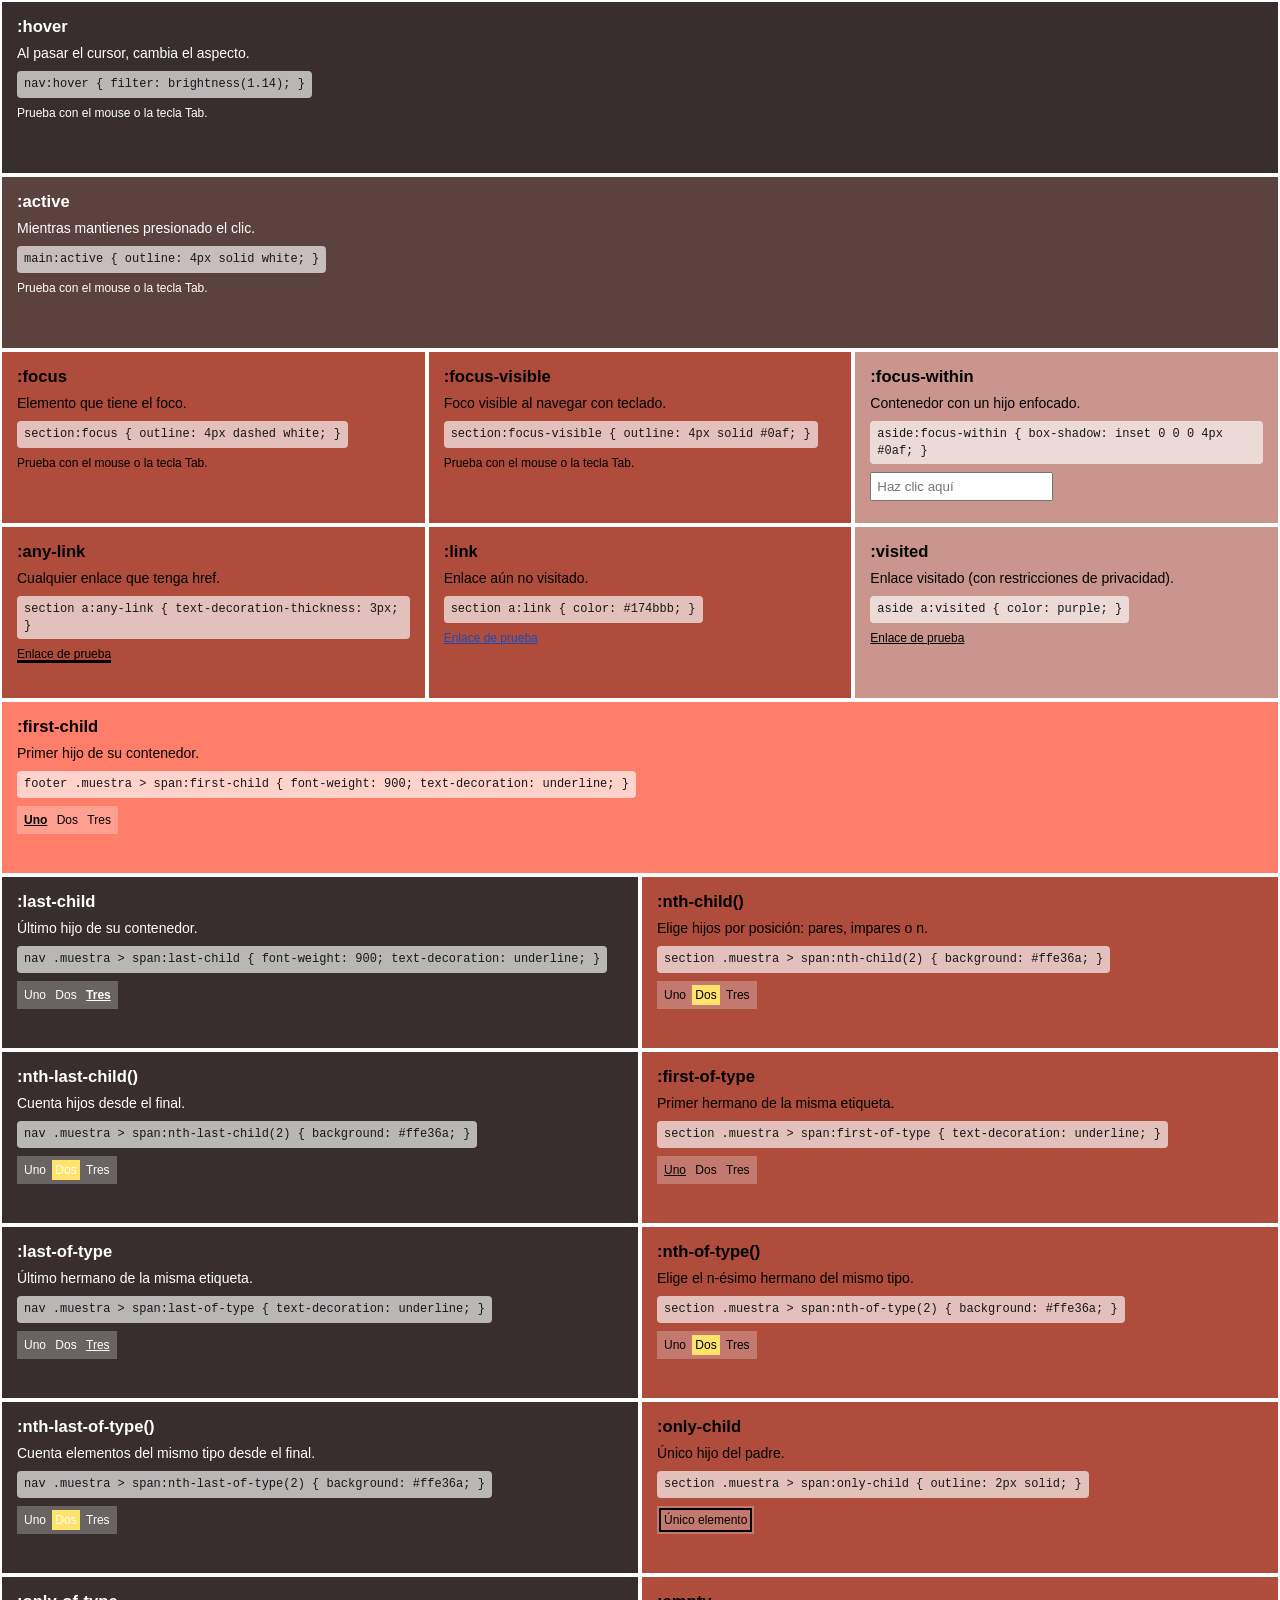
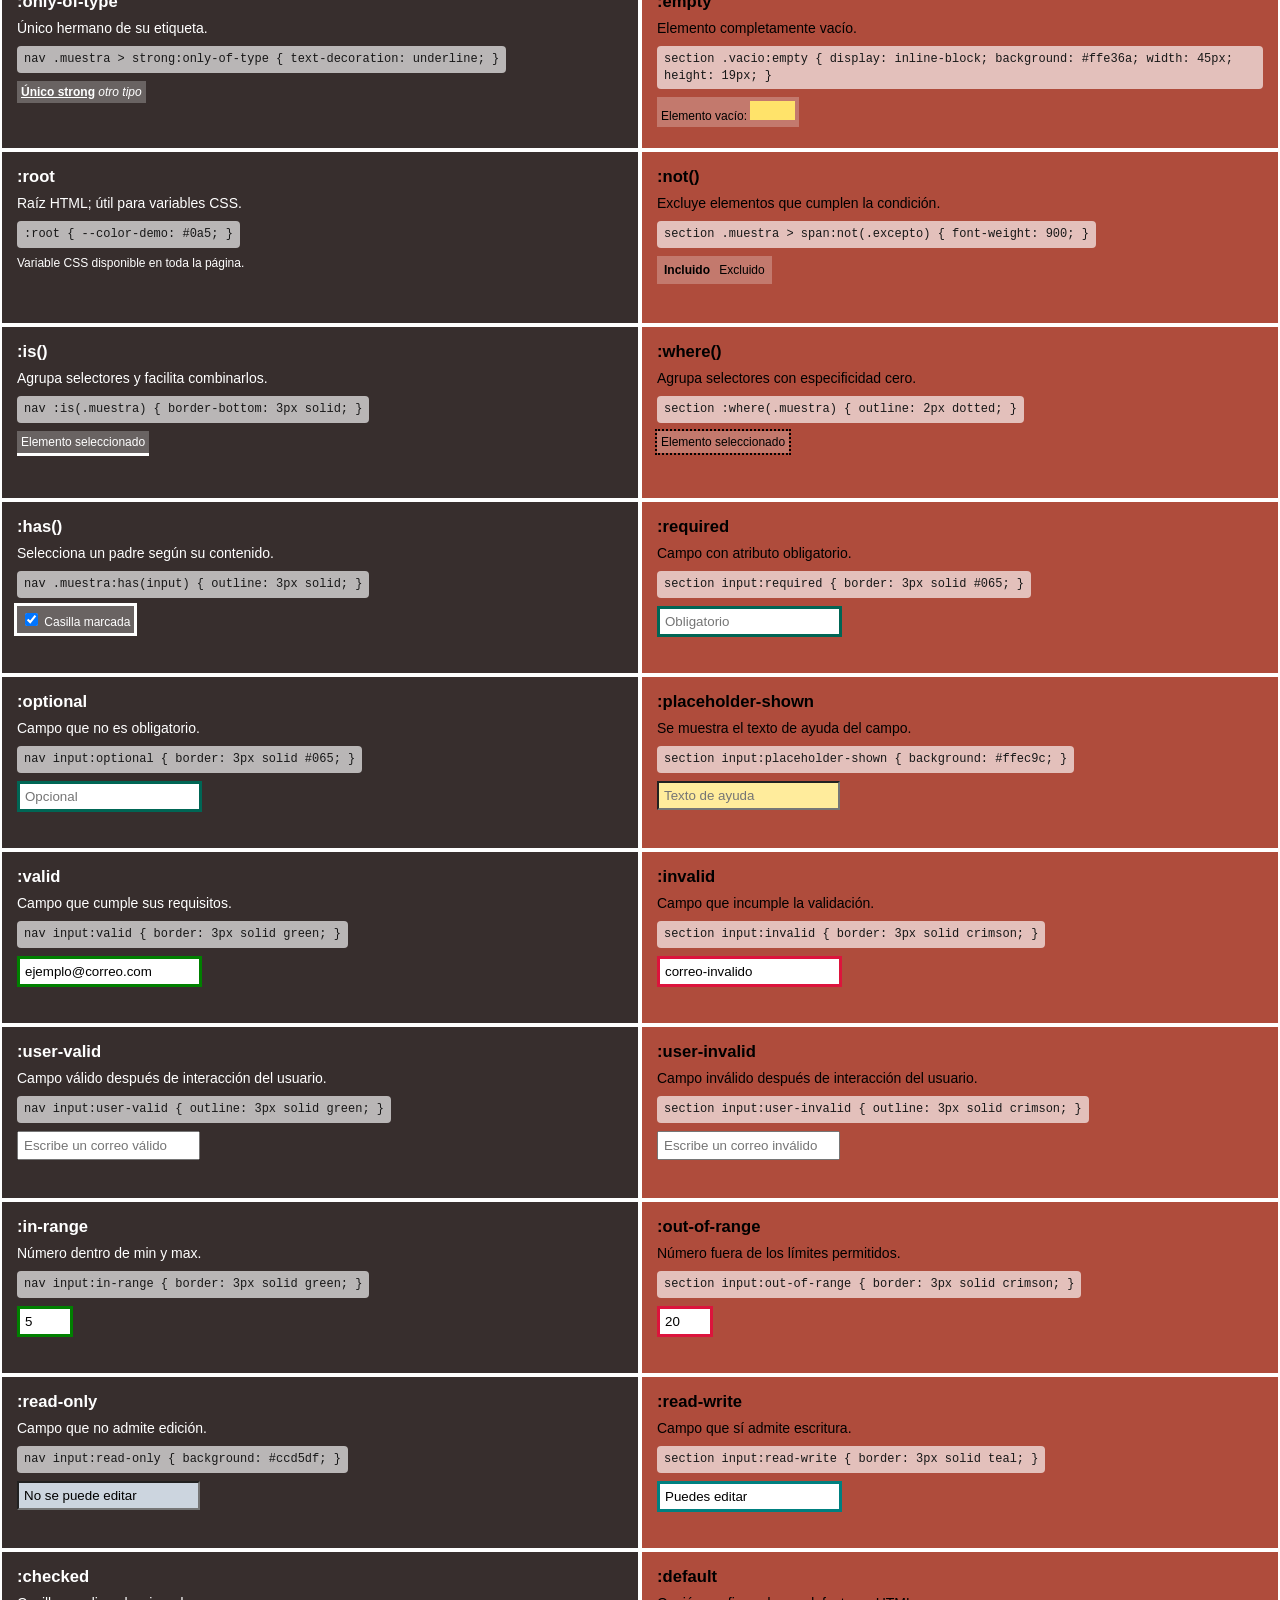
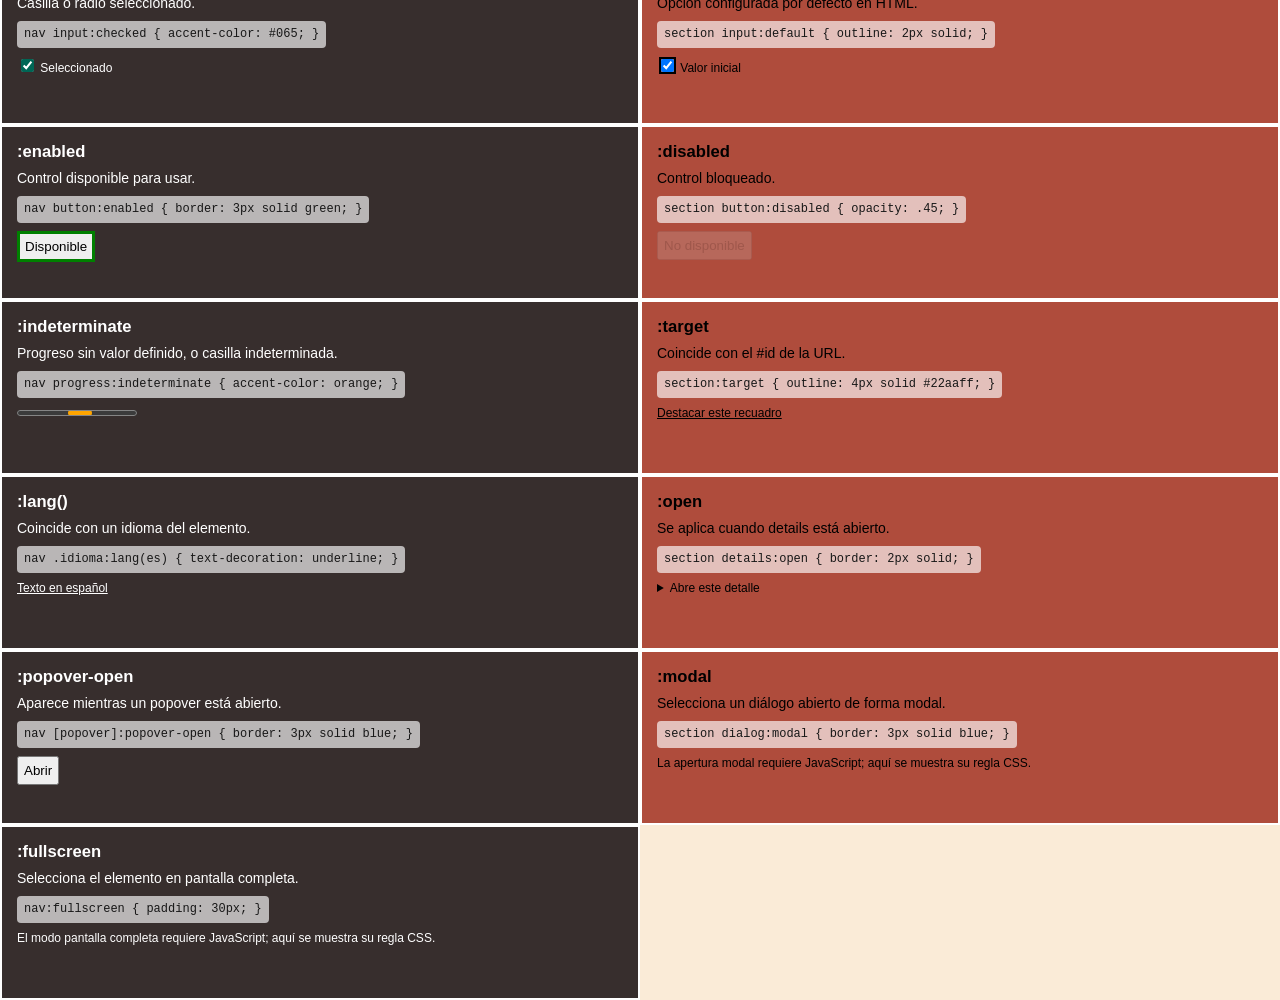
<file: Myfirstwebsite/index.html>
<!DOCTYPE html>

<html lang="es">
<head>
<meta charset="utf-8"/>
<meta content="width=device-width, initial-scale=1.0" name="viewport"/>
<title>Mi Primera Pagina Web</title>
<link href="index.css" rel="stylesheet"/>
</head>
<body>
<div class="container-fluid">
<header class="row">
<nav class="col-12 col-md-12 col-xl-12 altura" id="ejemplo-1"><h2 class="bloque-titulo">:hover</h2><p class="bloque-texto">Al pasar el cursor, cambia el aspecto.</p><code class="bloque-ejemplo">nav:hover { filter: brightness(1.14); }</code><div class="bloque-demo"><small>Prueba con el mouse o la tecla Tab.</small></div></nav>
<main class="col-12 col-md-12 col-xl-12 altura" id="ejemplo-2"><h2 class="bloque-titulo">:active</h2><p class="bloque-texto">Mientras mantienes presionado el clic.</p><code class="bloque-ejemplo">main:active { outline: 4px solid white; }</code><div class="bloque-demo"><small>Prueba con el mouse o la tecla Tab.</small></div></main>
</header>
<div class="row">
<section class="col-12 col-md-6 col-xl-4 altura" id="ejemplo-3" tabindex="0"><h2 class="bloque-titulo">:focus</h2><p class="bloque-texto">Elemento que tiene el foco.</p><code class="bloque-ejemplo">section:focus { outline: 4px dashed white; }</code><div class="bloque-demo"><small>Prueba con el mouse o la tecla Tab.</small></div></section>
<section class="col-12 col-md-6 col-xl-4 altura" id="ejemplo-4" tabindex="0"><h2 class="bloque-titulo">:focus-visible</h2><p class="bloque-texto">Foco visible al navegar con teclado.</p><code class="bloque-ejemplo">section:focus-visible { outline: 4px solid #0af; }</code><div class="bloque-demo"><small>Prueba con el mouse o la tecla Tab.</small></div></section>
<aside class="col-12 col-md-6 col-xl-4 altura" id="ejemplo-5"><h2 class="bloque-titulo">:focus-within</h2><p class="bloque-texto">Contenedor con un hijo enfocado.</p><code class="bloque-ejemplo">aside:focus-within { box-shadow: inset 0 0 0 4px #0af; }</code><div class="bloque-demo"><input aria-label="Escribe aquí" placeholder="Haz clic aquí"/></div></aside>
<section class="col-12 col-md-6 col-xl-4 altura" id="ejemplo-6"><h2 class="bloque-titulo">:any-link</h2><p class="bloque-texto">Cualquier enlace que tenga href.</p><code class="bloque-ejemplo">section a:any-link { text-decoration-thickness: 3px; }</code><div class="bloque-demo"><a href="#ejemplo-6">Enlace de prueba</a></div></section>
<section class="col-12 col-md-6 col-xl-4 altura" id="ejemplo-7"><h2 class="bloque-titulo">:link</h2><p class="bloque-texto">Enlace aún no visitado.</p><code class="bloque-ejemplo">section a:link { color: #174bbb; }</code><div class="bloque-demo"><a href="#ejemplo-7">Enlace de prueba</a></div></section>
<aside class="col-12 col-md-6 col-xl-4 altura" id="ejemplo-8"><h2 class="bloque-titulo">:visited</h2><p class="bloque-texto">Enlace visitado (con restricciones de privacidad).</p><code class="bloque-ejemplo">aside a:visited { color: purple; }</code><div class="bloque-demo"><a href="#ejemplo-8">Enlace de prueba</a></div></aside>
<footer class="col-12 col-md-12 col-xl-12 altura" id="ejemplo-9"><h2 class="bloque-titulo">:first-child</h2><p class="bloque-texto">Primer hijo de su contenedor.</p><code class="bloque-ejemplo">footer .muestra &gt; span:first-child { font-weight: 900; text-decoration: underline; }</code><div class="bloque-demo"><div class="muestra"><span>Uno</span> <span>Dos</span> <span>Tres</span></div></div></footer>
</div>
<div class="row"><nav class="col-6 col-md-6 col-xl-6 altura" id="ejemplo-10"><h2 class="bloque-titulo">:last-child</h2><p class="bloque-texto">Último hijo de su contenedor.</p><code class="bloque-ejemplo">nav .muestra &gt; span:last-child { font-weight: 900; text-decoration: underline; }</code><div class="bloque-demo"><div class="muestra"><span>Uno</span> <span>Dos</span> <span>Tres</span></div></div></nav><section class="col-6 col-md-6 col-xl-6 altura" id="ejemplo-11"><h2 class="bloque-titulo">:nth-child()</h2><p class="bloque-texto">Elige hijos por posición: pares, impares o n.</p><code class="bloque-ejemplo">section .muestra &gt; span:nth-child(2) { background: #ffe36a; }</code><div class="bloque-demo"><div class="muestra"><span>Uno</span> <span>Dos</span> <span>Tres</span></div></div></section></div><div class="row"><nav class="col-6 col-md-6 col-xl-6 altura" id="ejemplo-12"><h2 class="bloque-titulo">:nth-last-child()</h2><p class="bloque-texto">Cuenta hijos desde el final.</p><code class="bloque-ejemplo">nav .muestra &gt; span:nth-last-child(2) { background: #ffe36a; }</code><div class="bloque-demo"><div class="muestra"><span>Uno</span> <span>Dos</span> <span>Tres</span></div></div></nav><section class="col-6 col-md-6 col-xl-6 altura" id="ejemplo-13"><h2 class="bloque-titulo">:first-of-type</h2><p class="bloque-texto">Primer hermano de la misma etiqueta.</p><code class="bloque-ejemplo">section .muestra &gt; span:first-of-type { text-decoration: underline; }</code><div class="bloque-demo"><div class="muestra"><span>Uno</span> <span>Dos</span> <span>Tres</span></div></div></section></div><div class="row"><nav class="col-6 col-md-6 col-xl-6 altura" id="ejemplo-14"><h2 class="bloque-titulo">:last-of-type</h2><p class="bloque-texto">Último hermano de la misma etiqueta.</p><code class="bloque-ejemplo">nav .muestra &gt; span:last-of-type { text-decoration: underline; }</code><div class="bloque-demo"><div class="muestra"><span>Uno</span> <span>Dos</span> <span>Tres</span></div></div></nav><section class="col-6 col-md-6 col-xl-6 altura" id="ejemplo-15"><h2 class="bloque-titulo">:nth-of-type()</h2><p class="bloque-texto">Elige el n-ésimo hermano del mismo tipo.</p><code class="bloque-ejemplo">section .muestra &gt; span:nth-of-type(2) { background: #ffe36a; }</code><div class="bloque-demo"><div class="muestra"><span>Uno</span> <span>Dos</span> <span>Tres</span></div></div></section></div><div class="row"><nav class="col-6 col-md-6 col-xl-6 altura" id="ejemplo-16"><h2 class="bloque-titulo">:nth-last-of-type()</h2><p class="bloque-texto">Cuenta elementos del mismo tipo desde el final.</p><code class="bloque-ejemplo">nav .muestra &gt; span:nth-last-of-type(2) { background: #ffe36a; }</code><div class="bloque-demo"><div class="muestra"><span>Uno</span> <span>Dos</span> <span>Tres</span></div></div></nav><section class="col-6 col-md-6 col-xl-6 altura" id="ejemplo-17"><h2 class="bloque-titulo">:only-child</h2><p class="bloque-texto">Único hijo del padre.</p><code class="bloque-ejemplo">section .muestra &gt; span:only-child { outline: 2px solid; }</code><div class="bloque-demo"><div class="muestra"><span>Único elemento</span></div></div></section></div><div class="row"><nav class="col-6 col-md-6 col-xl-6 altura" id="ejemplo-18"><h2 class="bloque-titulo">:only-of-type</h2><p class="bloque-texto">Único hermano de su etiqueta.</p><code class="bloque-ejemplo">nav .muestra &gt; strong:only-of-type { text-decoration: underline; }</code><div class="bloque-demo"><div class="muestra"><strong>Único strong</strong> <em>otro tipo</em></div></div></nav><section class="col-6 col-md-6 col-xl-6 altura" id="ejemplo-19"><h2 class="bloque-titulo">:empty</h2><p class="bloque-texto">Elemento completamente vacío.</p><code class="bloque-ejemplo">section .vacio:empty { display: inline-block; background: #ffe36a; width: 45px; height: 19px; }</code><div class="bloque-demo"><div class="muestra">Elemento vacío: <span class="vacio"></span></div></div></section></div><div class="row"><nav class="col-6 col-md-6 col-xl-6 altura" id="ejemplo-20"><h2 class="bloque-titulo">:root</h2><p class="bloque-texto">Raíz HTML; útil para variables CSS.</p><code class="bloque-ejemplo">:root { --color-demo: #0a5; }</code><div class="bloque-demo"><small>Variable CSS disponible en toda la página.</small></div></nav><section class="col-6 col-md-6 col-xl-6 altura" id="ejemplo-21"><h2 class="bloque-titulo">:not()</h2><p class="bloque-texto">Excluye elementos que cumplen la condición.</p><code class="bloque-ejemplo">section .muestra &gt; span:not(.excepto) { font-weight: 900; }</code><div class="bloque-demo"><div class="muestra"><span>Incluido</span> <span class="excepto">Excluido</span></div></div></section></div><div class="row"><nav class="col-6 col-md-6 col-xl-6 altura" id="ejemplo-22"><h2 class="bloque-titulo">:is()</h2><p class="bloque-texto">Agrupa selectores y facilita combinarlos.</p><code class="bloque-ejemplo">nav :is(.muestra) { border-bottom: 3px solid; }</code><div class="bloque-demo"><div class="muestra">Elemento seleccionado</div></div></nav><section class="col-6 col-md-6 col-xl-6 altura" id="ejemplo-23"><h2 class="bloque-titulo">:where()</h2><p class="bloque-texto">Agrupa selectores con especificidad cero.</p><code class="bloque-ejemplo">section :where(.muestra) { outline: 2px dotted; }</code><div class="bloque-demo"><div class="muestra">Elemento seleccionado</div></div></section></div><div class="row"><nav class="col-6 col-md-6 col-xl-6 altura" id="ejemplo-24"><h2 class="bloque-titulo">:has()</h2><p class="bloque-texto">Selecciona un padre según su contenido.</p><code class="bloque-ejemplo">nav .muestra:has(input) { outline: 3px solid; }</code><div class="bloque-demo"><div class="muestra"><label><input checked="" type="checkbox"/> Casilla marcada</label></div></div></nav><section class="col-6 col-md-6 col-xl-6 altura" id="ejemplo-25"><h2 class="bloque-titulo">:required</h2><p class="bloque-texto">Campo con atributo obligatorio.</p><code class="bloque-ejemplo">section input:required { border: 3px solid #065; }</code><div class="bloque-demo"><input placeholder="Obligatorio" required=""/></div></section></div><div class="row"><nav class="col-6 col-md-6 col-xl-6 altura" id="ejemplo-26"><h2 class="bloque-titulo">:optional</h2><p class="bloque-texto">Campo que no es obligatorio.</p><code class="bloque-ejemplo">nav input:optional { border: 3px solid #065; }</code><div class="bloque-demo"><input placeholder="Opcional"/></div></nav><section class="col-6 col-md-6 col-xl-6 altura" id="ejemplo-27"><h2 class="bloque-titulo">:placeholder-shown</h2><p class="bloque-texto">Se muestra el texto de ayuda del campo.</p><code class="bloque-ejemplo">section input:placeholder-shown { background: #ffec9c; }</code><div class="bloque-demo"><input placeholder="Texto de ayuda"/></div></section></div><div class="row"><nav class="col-6 col-md-6 col-xl-6 altura" id="ejemplo-28"><h2 class="bloque-titulo">:valid</h2><p class="bloque-texto">Campo que cumple sus requisitos.</p><code class="bloque-ejemplo">nav input:valid { border: 3px solid green; }</code><div class="bloque-demo"><input type="email" value="ejemplo@correo.com"/></div></nav><section class="col-6 col-md-6 col-xl-6 altura" id="ejemplo-29"><h2 class="bloque-titulo">:invalid</h2><p class="bloque-texto">Campo que incumple la validación.</p><code class="bloque-ejemplo">section input:invalid { border: 3px solid crimson; }</code><div class="bloque-demo"><input type="email" value="correo-invalido"/></div></section></div><div class="row"><nav class="col-6 col-md-6 col-xl-6 altura" id="ejemplo-30"><h2 class="bloque-titulo">:user-valid</h2><p class="bloque-texto">Campo válido después de interacción del usuario.</p><code class="bloque-ejemplo">nav input:user-valid { outline: 3px solid green; }</code><div class="bloque-demo"><input placeholder="Escribe un correo válido" required="" type="email"/></div></nav><section class="col-6 col-md-6 col-xl-6 altura" id="ejemplo-31"><h2 class="bloque-titulo">:user-invalid</h2><p class="bloque-texto">Campo inválido después de interacción del usuario.</p><code class="bloque-ejemplo">section input:user-invalid { outline: 3px solid crimson; }</code><div class="bloque-demo"><input placeholder="Escribe un correo inválido" required="" type="email"/></div></section></div><div class="row"><nav class="col-6 col-md-6 col-xl-6 altura" id="ejemplo-32"><h2 class="bloque-titulo">:in-range</h2><p class="bloque-texto">Número dentro de min y max.</p><code class="bloque-ejemplo">nav input:in-range { border: 3px solid green; }</code><div class="bloque-demo"><input max="10" min="1" type="number" value="5"/></div></nav><section class="col-6 col-md-6 col-xl-6 altura" id="ejemplo-33"><h2 class="bloque-titulo">:out-of-range</h2><p class="bloque-texto">Número fuera de los límites permitidos.</p><code class="bloque-ejemplo">section input:out-of-range { border: 3px solid crimson; }</code><div class="bloque-demo"><input max="10" min="1" type="number" value="20"/></div></section></div><div class="row"><nav class="col-6 col-md-6 col-xl-6 altura" id="ejemplo-34"><h2 class="bloque-titulo">:read-only</h2><p class="bloque-texto">Campo que no admite edición.</p><code class="bloque-ejemplo">nav input:read-only { background: #ccd5df; }</code><div class="bloque-demo"><input readonly="" value="No se puede editar"/></div></nav><section class="col-6 col-md-6 col-xl-6 altura" id="ejemplo-35"><h2 class="bloque-titulo">:read-write</h2><p class="bloque-texto">Campo que sí admite escritura.</p><code class="bloque-ejemplo">section input:read-write { border: 3px solid teal; }</code><div class="bloque-demo"><input value="Puedes editar"/></div></section></div><div class="row"><nav class="col-6 col-md-6 col-xl-6 altura" id="ejemplo-36"><h2 class="bloque-titulo">:checked</h2><p class="bloque-texto">Casilla o radio seleccionado.</p><code class="bloque-ejemplo">nav input:checked { accent-color: #065; }</code><div class="bloque-demo"><label><input checked="" type="checkbox"/> Seleccionado</label></div></nav><section class="col-6 col-md-6 col-xl-6 altura" id="ejemplo-37"><h2 class="bloque-titulo">:default</h2><p class="bloque-texto">Opción configurada por defecto en HTML.</p><code class="bloque-ejemplo">section input:default { outline: 2px solid; }</code><div class="bloque-demo"><label><input checked="" type="checkbox"/> Valor inicial</label></div></section></div><div class="row"><nav class="col-6 col-md-6 col-xl-6 altura" id="ejemplo-38"><h2 class="bloque-titulo">:enabled</h2><p class="bloque-texto">Control disponible para usar.</p><code class="bloque-ejemplo">nav button:enabled { border: 3px solid green; }</code><div class="bloque-demo"><button type="button">Disponible</button></div></nav><section class="col-6 col-md-6 col-xl-6 altura" id="ejemplo-39"><h2 class="bloque-titulo">:disabled</h2><p class="bloque-texto">Control bloqueado.</p><code class="bloque-ejemplo">section button:disabled { opacity: .45; }</code><div class="bloque-demo"><button disabled="" type="button">No disponible</button></div></section></div><div class="row"><nav class="col-6 col-md-6 col-xl-6 altura" id="ejemplo-40"><h2 class="bloque-titulo">:indeterminate</h2><p class="bloque-texto">Progreso sin valor definido, o casilla indeterminada.</p><code class="bloque-ejemplo">nav progress:indeterminate { accent-color: orange; }</code><div class="bloque-demo"><progress max="100">Cargando</progress></div></nav><section class="col-6 col-md-6 col-xl-6 altura" id="ejemplo-41"><h2 class="bloque-titulo">:target</h2><p class="bloque-texto">Coincide con el #id de la URL.</p><code class="bloque-ejemplo">section:target { outline: 4px solid #22aaff; }</code><div class="bloque-demo"><a href="#ejemplo-41">Destacar este recuadro</a></div></section></div><div class="row"><nav class="col-6 col-md-6 col-xl-6 altura" id="ejemplo-42"><h2 class="bloque-titulo">:lang()</h2><p class="bloque-texto">Coincide con un idioma del elemento.</p><code class="bloque-ejemplo">nav .idioma:lang(es) { text-decoration: underline; }</code><div class="bloque-demo"><span class="idioma" lang="es">Texto en español</span></div></nav><section class="col-6 col-md-6 col-xl-6 altura" id="ejemplo-43"><h2 class="bloque-titulo">:open</h2><p class="bloque-texto">Se aplica cuando details está abierto.</p><code class="bloque-ejemplo">section details:open { border: 2px solid; }</code><div class="bloque-demo"><details><summary>Abre este detalle</summary>Contenido visible.</details></div></section></div><div class="row"><nav class="col-6 col-md-6 col-xl-6 altura" id="ejemplo-44"><h2 class="bloque-titulo">:popover-open</h2><p class="bloque-texto">Aparece mientras un popover está abierto.</p><code class="bloque-ejemplo">nav [popover]:popover-open { border: 3px solid blue; }</code><div class="bloque-demo"><button popovertarget="pop-44" type="button">Abrir</button><div id="pop-44" popover="">Ejemplo popover</div></div></nav><section class="col-6 col-md-6 col-xl-6 altura" id="ejemplo-45"><h2 class="bloque-titulo">:modal</h2><p class="bloque-texto">Selecciona un diálogo abierto de forma modal.</p><code class="bloque-ejemplo">section dialog:modal { border: 3px solid blue; }</code><div class="bloque-demo"><small>La apertura modal requiere JavaScript; aquí se muestra su regla CSS.</small></div></section></div><div class="row"><nav class="col-6 col-md-6 col-xl-6 altura" id="ejemplo-46"><h2 class="bloque-titulo">:fullscreen</h2><p class="bloque-texto">Selecciona el elemento en pantalla completa.</p><code class="bloque-ejemplo">nav:fullscreen { padding: 30px; }</code><div class="bloque-demo"><small>El modo pantalla completa requiere JavaScript; aquí se muestra su regla CSS.</small></div></nav></div></div>
</body>
</html>
</file>
<file: Myfirstwebsite-2/index.css>
/* Distribución responsive con CSS puro, sin Bootstrap. */
* { box-sizing: border-box; }
body {
    margin: 0;
    padding: 0;
    font-family: 'Segoe UI', Tahoma, Geneva, Verdana, sans-serif;
    background: antiquewhite;
}
.container-fluid { width: 100%; }
.row { display: flex; flex-wrap: wrap; }
.col-6 { width: 50%; }
.col-12 { width: 100%; }
@media (min-width: 768px) {
    .col-md-3 { width: 25%; }
    .col-md-4 { width: 33.333333%; }
    .col-md-6 { width: 50%; }
    .col-md-8 { width: 66.666667%; }
    .col-md-9 { width: 75%; }
    .col-md-12 { width: 100%; }
    .order-md-1 { order: 1; }
    .order-md-2 { order: 2; }
}
@media (min-width: 1200px) {
    .col-xl-3 { width: 25%; }
    .col-xl-4 { width: 33.333333%; }
    .col-xl-6 { width: 50%; }
    .col-xl-9 { width: 75%; }
    .col-xl-12 { width: 100%; }
}
.order-1 { order: 1; }
.order-2 { order: 2; }
/* El orden de escritorio debe prevalecer sobre el orden móvil. */
@media (min-width: 768px) {
    .order-md-1 { order: 1; }
    .order-md-2 { order: 2; }
}

/* Colores y dimensiones de la maquetación original. */
nav, main, section, aside, footer { border: 2px solid #fff; }
nav { background: #372E2D; }
main { background: #5C423E; }
section { background: #AF4C3C; }
aside { background: #C9958D; }
footer { background: #FF7E6A; }
.altura { height: 200px; }


/* Presentación sencilla del contenido dentro de los recuadros. */
.altura { min-height: 140px; height: auto; padding: 15px; }
.bloque-titulo { margin: 0 0 7px; font-size: clamp(16px, 1.3vw, 20px); line-height: 1.2; }
.bloque-texto { margin: 0 0 8px; font-size: 14px; line-height: 1.35; }
.bloque-ejemplo { display: inline-block; max-width: 100%; padding: 5px 7px; border-radius: 4px; background: rgba(255,255,255,.65); color: #171717; font: 12px/1.4 Consolas, monospace; white-space: normal; overflow-wrap: anywhere; }
nav,main { color:white; }
@media (max-width: 767px) { .altura { min-height: 145px; } }


/* Ejemplos: una pseudoclase principal por cada recuadro */
.bloque-demo {margin-top:8px; font-size:12px;}
.bloque-demo input {max-width:100%;padding:5px;}
.bloque-demo button {padding:5px;}
.bloque-demo .muestra {display:inline-block; padding:4px; background:rgba(255,255,255,.25);}
.bloque-demo .muestra span {display:inline-block;padding:3px;}
.bloque-demo a {color:inherit;text-decoration:underline;}
.bloque-demo small {font-size:12px;}
nav, main, section, aside, footer {min-width:0;}
.altura {min-height:175px;}
#ejemplo-1:hover { filter: brightness(1.14); }
#ejemplo-2:active { outline: 4px solid white; }
#ejemplo-3:focus { outline: 4px dashed white; }
#ejemplo-4:focus-visible { outline: 4px solid #0af; }
#ejemplo-5:focus-within { box-shadow: inset 0 0 0 4px #0af; }
#ejemplo-6 a:any-link { text-decoration-thickness: 3px; }
#ejemplo-7 a:link { color: #174bbb; }
#ejemplo-8 a:visited { color: purple; }
#ejemplo-9 .muestra > span:first-child { font-weight: 900; text-decoration: underline; }
#ejemplo-10 .muestra > span:last-child { font-weight: 900; text-decoration: underline; }
#ejemplo-11 .muestra > span:nth-child(2) { background: #ffe36a; }
#ejemplo-12 .muestra > span:nth-last-child(2) { background: #ffe36a; }
#ejemplo-13 .muestra > span:first-of-type { text-decoration: underline; }
#ejemplo-14 .muestra > span:last-of-type { text-decoration: underline; }
#ejemplo-15 .muestra > span:nth-of-type(2) { background: #ffe36a; }
#ejemplo-16 .muestra > span:nth-last-of-type(2) { background: #ffe36a; }
#ejemplo-17 .muestra > span:only-child { outline: 2px solid; }
#ejemplo-18 .muestra > strong:only-of-type { text-decoration: underline; }
#ejemplo-19 .vacio:empty { display: inline-block; background: #ffe36a; width: 45px; height: 19px; }
:root { --color-demo: #0a5; }
#ejemplo-21 .muestra > span:not(.excepto) { font-weight: 900; }
#ejemplo-22 :is(.muestra) { border-bottom: 3px solid; }
#ejemplo-23 :where(.muestra) { outline: 2px dotted; }
#ejemplo-24 .muestra:has(input) { outline: 3px solid; }
#ejemplo-25 input:required { border: 3px solid #065; }
#ejemplo-26 input:optional { border: 3px solid #065; }
#ejemplo-27 input:placeholder-shown { background: #ffec9c; }
#ejemplo-28 input:valid { border: 3px solid green; }
#ejemplo-29 input:invalid { border: 3px solid crimson; }
#ejemplo-30 input:user-valid { outline: 3px solid green; }
#ejemplo-31 input:user-invalid { outline: 3px solid crimson; }
#ejemplo-32 input:in-range { border: 3px solid green; }
#ejemplo-33 input:out-of-range { border: 3px solid crimson; }
#ejemplo-34 input:read-only { background: #ccd5df; }
#ejemplo-35 input:read-write { border: 3px solid teal; }
#ejemplo-36 input:checked { accent-color: #065; }
#ejemplo-37 input:default { outline: 2px solid; }
#ejemplo-38 button:enabled { border: 3px solid green; }
#ejemplo-39 button:disabled { opacity: .45; }
#ejemplo-40 progress:indeterminate { accent-color: orange; }
#ejemplo-41:target { outline: 4px solid #22aaff; }
#ejemplo-42 .idioma:lang(es) { text-decoration: underline; }
#ejemplo-43 details:open { border: 2px solid; }
#ejemplo-44 [popover]:popover-open { border: 3px solid blue; }
#ejemplo-45 dialog:modal { border: 3px solid blue; }
#ejemplo-46:fullscreen { padding: 30px; }
</file>
<file: Myfirstwebsite-3/index.css>
/* Distribución responsive con CSS puro, sin Bootstrap. */
* { box-sizing: border-box; }
body {
    margin: 0;
    padding: 0;
    font-family: 'Segoe UI', Tahoma, Geneva, Verdana, sans-serif;
    background: white;
}
.container-fluid { width: 100%; }
.row { display: flex; flex-wrap: wrap; }
.col-6 { width: 50%; }
.col-12 { width: 100%; }
@media (min-width: 768px) {
    .col-md-3 { width: 25%; }
    .col-md-4 { width: 33.333333%; }
    .col-md-6 { width: 50%; }
    .col-md-8 { width: 66.666667%; }
    .col-md-9 { width: 75%; }
    .col-md-12 { width: 100%; }
    .order-md-1 { order: 1; }
    .order-md-2 { order: 2; }
}
@media (min-width: 1200px) {
    .col-xl-3 { width: 25%; }
    .col-xl-4 { width: 33.333333%; }
    .col-xl-6 { width: 50%; }
    .col-xl-9 { width: 75%; }
    .col-xl-12 { width: 100%; }
}
.order-1 { order: 1; }
.order-2 { order: 2; }
/* El orden de escritorio debe prevalecer sobre el orden móvil. */
@media (min-width: 768px) {
    .order-md-1 { order: 1; }
    .order-md-2 { order: 2; }
}

/* Diseño original: bloques amarillos y morados. */
.altura { height: 140px; }


section { background:#fffc00; }
aside { background:#9a0086; }
section,aside {border:4px solid #000; color:#181818;}
aside {color:#fff;}

/* Presentación sencilla del contenido dentro de los recuadros. */
.altura { min-height: 140px; height: auto; padding: 15px; }
.bloque-titulo { margin: 0 0 7px; font-size: clamp(16px, 1.3vw, 20px); line-height: 1.2; }
.bloque-texto { margin: 0 0 8px; font-size: 14px; line-height: 1.35; }
.bloque-ejemplo { display: inline-block; max-width: 100%; padding: 5px 7px; border-radius: 4px; background: rgba(255,255,255,.65); color: #171717; font: 12px/1.4 Consolas, monospace; white-space: normal; overflow-wrap: anywhere; }
nav,main { color:white; }
@media (max-width: 767px) { .altura { min-height: 145px; } }


/* Ejemplos: una pseudoclase principal por cada recuadro */
.bloque-demo {margin-top:8px; font-size:12px;}
.bloque-demo input {max-width:100%;padding:5px;}
.bloque-demo button {padding:5px;}
.bloque-demo .muestra {display:inline-block; padding:4px; background:rgba(255,255,255,.25);}
.bloque-demo .muestra span {display:inline-block;padding:3px;}
.bloque-demo a {color:inherit;text-decoration:underline;}
.bloque-demo small {font-size:12px;}
nav, main, section, aside, footer {min-width:0;}
.altura {min-height:175px;}
#ejemplo-1:hover { filter: brightness(1.14); }
#ejemplo-2:active { outline: 4px solid white; }
#ejemplo-3:focus { outline: 4px dashed white; }
#ejemplo-4:focus-visible { outline: 4px solid #0af; }
#ejemplo-5:focus-within { box-shadow: inset 0 0 0 4px #0af; }
#ejemplo-6 a:any-link { text-decoration-thickness: 3px; }
#ejemplo-7 a:link { color: #174bbb; }
#ejemplo-8 a:visited { color: purple; }
#ejemplo-9 .muestra > span:first-child { font-weight: 900; text-decoration: underline; }
#ejemplo-10 .muestra > span:last-child { font-weight: 900; text-decoration: underline; }
#ejemplo-11 .muestra > span:nth-child(2) { background: #ffe36a; }
#ejemplo-12 .muestra > span:nth-last-child(2) { background: #ffe36a; }
#ejemplo-13 .muestra > span:first-of-type { text-decoration: underline; }
#ejemplo-14 .muestra > span:last-of-type { text-decoration: underline; }
#ejemplo-15 .muestra > span:nth-of-type(2) { background: #ffe36a; }
#ejemplo-16 .muestra > span:nth-last-of-type(2) { background: #ffe36a; }
#ejemplo-17 .muestra > span:only-child { outline: 2px solid; }
#ejemplo-18 .muestra > strong:only-of-type { text-decoration: underline; }
#ejemplo-19 .vacio:empty { display: inline-block; background: #ffe36a; width: 45px; height: 19px; }
:root { --color-demo: #0a5; }
#ejemplo-21 .muestra > span:not(.excepto) { font-weight: 900; }
#ejemplo-22 :is(.muestra) { border-bottom: 3px solid; }
#ejemplo-23 :where(.muestra) { outline: 2px dotted; }
#ejemplo-24 .muestra:has(input) { outline: 3px solid; }
#ejemplo-25 input:required { border: 3px solid #065; }
#ejemplo-26 input:optional { border: 3px solid #065; }
#ejemplo-27 input:placeholder-shown { background: #ffec9c; }
#ejemplo-28 input:valid { border: 3px solid green; }
#ejemplo-29 input:invalid { border: 3px solid crimson; }
#ejemplo-30 input:user-valid { outline: 3px solid green; }
#ejemplo-31 input:user-invalid { outline: 3px solid crimson; }
#ejemplo-32 input:in-range { border: 3px solid green; }
#ejemplo-33 input:out-of-range { border: 3px solid crimson; }
#ejemplo-34 input:read-only { background: #ccd5df; }
#ejemplo-35 input:read-write { border: 3px solid teal; }
#ejemplo-36 input:checked { accent-color: #065; }
#ejemplo-37 input:default { outline: 2px solid; }
#ejemplo-38 button:enabled { border: 3px solid green; }
#ejemplo-39 button:disabled { opacity: .45; }
#ejemplo-40 progress:indeterminate { accent-color: orange; }
#ejemplo-41:target { outline: 4px solid #22aaff; }
#ejemplo-42 .idioma:lang(es) { text-decoration: underline; }
#ejemplo-43 details:open { border: 2px solid; }
#ejemplo-44 [popover]:popover-open { border: 3px solid blue; }
#ejemplo-45 dialog:modal { border: 3px solid blue; }
#ejemplo-46:fullscreen { padding: 30px; }
</file>
<file: Myfirstwebsite/index.css>
/* Distribución responsive con CSS puro, sin Bootstrap. */
* { box-sizing: border-box; }
body {
    margin: 0;
    padding: 0;
    font-family: 'Segoe UI', Tahoma, Geneva, Verdana, sans-serif;
    background: antiquewhite;
}
.container-fluid { width: 100%; }
.row { display: flex; flex-wrap: wrap; }
.col-6 { width: 50%; }
.col-12 { width: 100%; }
@media (min-width: 768px) {
    .col-md-3 { width: 25%; }
    .col-md-4 { width: 33.333333%; }
    .col-md-6 { width: 50%; }
    .col-md-8 { width: 66.666667%; }
    .col-md-9 { width: 75%; }
    .col-md-12 { width: 100%; }
    .order-md-1 { order: 1; }
    .order-md-2 { order: 2; }
}
@media (min-width: 1200px) {
    .col-xl-3 { width: 25%; }
    .col-xl-4 { width: 33.333333%; }
    .col-xl-6 { width: 50%; }
    .col-xl-9 { width: 75%; }
    .col-xl-12 { width: 100%; }
}
.order-1 { order: 1; }
.order-2 { order: 2; }
/* El orden de escritorio debe prevalecer sobre el orden móvil. */
@media (min-width: 768px) {
    .order-md-1 { order: 1; }
    .order-md-2 { order: 2; }
}

/* Colores y dimensiones de la maquetación original. */
nav, main, section, aside, footer { border: 2px solid #fff; }
nav { background: #372E2D; }
main { background: #5C423E; }
section { background: #AF4C3C; }
aside { background: #C9958D; }
footer { background: #FF7E6A; }
.altura { height: 200px; }


/* Presentación sencilla del contenido dentro de los recuadros. */
.altura { min-height: 140px; height: auto; padding: 15px; }
.bloque-titulo { margin: 0 0 7px; font-size: clamp(16px, 1.3vw, 20px); line-height: 1.2; }
.bloque-texto { margin: 0 0 8px; font-size: 14px; line-height: 1.35; }
.bloque-ejemplo { display: inline-block; max-width: 100%; padding: 5px 7px; border-radius: 4px; background: rgba(255,255,255,.65); color: #171717; font: 12px/1.4 Consolas, monospace; white-space: normal; overflow-wrap: anywhere; }
nav,main { color:white; }
@media (max-width: 767px) { .altura { min-height: 145px; } }


/* Ejemplos: una pseudoclase principal por cada recuadro */
.bloque-demo {margin-top:8px; font-size:12px;}
.bloque-demo input {max-width:100%;padding:5px;}
.bloque-demo button {padding:5px;}
.bloque-demo .muestra {display:inline-block; padding:4px; background:rgba(255,255,255,.25);}
.bloque-demo .muestra span {display:inline-block;padding:3px;}
.bloque-demo a {color:inherit;text-decoration:underline;}
.bloque-demo small {font-size:12px;}
nav, main, section, aside, footer {min-width:0;}
.altura {min-height:175px;}
#ejemplo-1:hover { filter: brightness(1.14); }
#ejemplo-2:active { outline: 4px solid white; }
#ejemplo-3:focus { outline: 4px dashed white; }
#ejemplo-4:focus-visible { outline: 4px solid #0af; }
#ejemplo-5:focus-within { box-shadow: inset 0 0 0 4px #0af; }
#ejemplo-6 a:any-link { text-decoration-thickness: 3px; }
#ejemplo-7 a:link { color: #174bbb; }
#ejemplo-8 a:visited { color: purple; }
#ejemplo-9 .muestra > span:first-child { font-weight: 900; text-decoration: underline; }
#ejemplo-10 .muestra > span:last-child { font-weight: 900; text-decoration: underline; }
#ejemplo-11 .muestra > span:nth-child(2) { background: #ffe36a; }
#ejemplo-12 .muestra > span:nth-last-child(2) { background: #ffe36a; }
#ejemplo-13 .muestra > span:first-of-type { text-decoration: underline; }
#ejemplo-14 .muestra > span:last-of-type { text-decoration: underline; }
#ejemplo-15 .muestra > span:nth-of-type(2) { background: #ffe36a; }
#ejemplo-16 .muestra > span:nth-last-of-type(2) { background: #ffe36a; }
#ejemplo-17 .muestra > span:only-child { outline: 2px solid; }
#ejemplo-18 .muestra > strong:only-of-type { text-decoration: underline; }
#ejemplo-19 .vacio:empty { display: inline-block; background: #ffe36a; width: 45px; height: 19px; }
:root { --color-demo: #0a5; }
#ejemplo-21 .muestra > span:not(.excepto) { font-weight: 900; }
#ejemplo-22 :is(.muestra) { border-bottom: 3px solid; }
#ejemplo-23 :where(.muestra) { outline: 2px dotted; }
#ejemplo-24 .muestra:has(input) { outline: 3px solid; }
#ejemplo-25 input:required { border: 3px solid #065; }
#ejemplo-26 input:optional { border: 3px solid #065; }
#ejemplo-27 input:placeholder-shown { background: #ffec9c; }
#ejemplo-28 input:valid { border: 3px solid green; }
#ejemplo-29 input:invalid { border: 3px solid crimson; }
#ejemplo-30 input:user-valid { outline: 3px solid green; }
#ejemplo-31 input:user-invalid { outline: 3px solid crimson; }
#ejemplo-32 input:in-range { border: 3px solid green; }
#ejemplo-33 input:out-of-range { border: 3px solid crimson; }
#ejemplo-34 input:read-only { background: #ccd5df; }
#ejemplo-35 input:read-write { border: 3px solid teal; }
#ejemplo-36 input:checked { accent-color: #065; }
#ejemplo-37 input:default { outline: 2px solid; }
#ejemplo-38 button:enabled { border: 3px solid green; }
#ejemplo-39 button:disabled { opacity: .45; }
#ejemplo-40 progress:indeterminate { accent-color: orange; }
#ejemplo-41:target { outline: 4px solid #22aaff; }
#ejemplo-42 .idioma:lang(es) { text-decoration: underline; }
#ejemplo-43 details:open { border: 2px solid; }
#ejemplo-44 [popover]:popover-open { border: 3px solid blue; }
#ejemplo-45 dialog:modal { border: 3px solid blue; }
#ejemplo-46:fullscreen { padding: 30px; }
</file>
